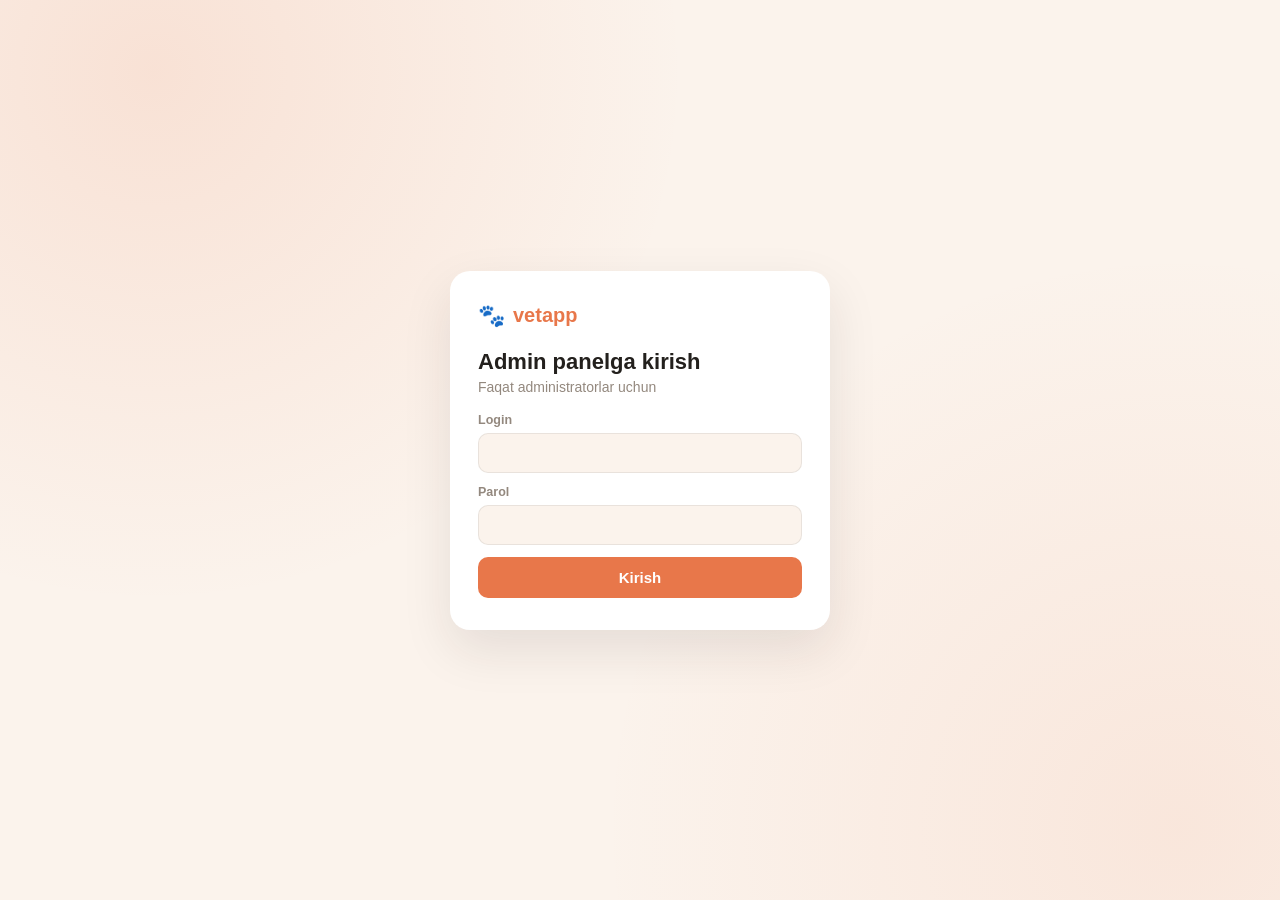
<file: frontend/admin/index.html>
<!DOCTYPE html>
<html lang="uz">
<head>
  <meta charset="UTF-8" />
  <meta name="viewport" content="width=device-width, initial-scale=1.0" />
  <title>Vet-App Admin</title>
  <link rel="stylesheet" href="style.css?v=20260929a" />
  <script src="https://api-maps.yandex.ru/2.1/?apikey=6f3fca54-4fcb-4f0c-8e44-e4f4d835fd88&lang=uz_UZ"></script>
  <script src="regions.js?v=20260929a"></script>
</head>
<body>

  <!-- ================= LOGIN ================= -->
  <div id="login-screen" class="login-screen" hidden>
    <form id="login-form" class="login-card" autocomplete="on">
      <div class="brand"><span class="brand-mark">🐾</span><span class="brand-name">vetapp</span></div>
      <h1>Admin panelga kirish</h1>
      <p class="muted">Faqat administratorlar uchun</p>
      <label>Login
        <input type="text" id="login-username" autocomplete="username" required autofocus />
      </label>
      <label>Parol
        <input type="password" id="login-password" autocomplete="current-password" required />
      </label>
      <p id="login-error" class="form-error" hidden></p>
      <button type="submit" class="btn-primary" id="login-btn">Kirish</button>
    </form>
  </div>

  <!-- ================= APP SHELL ================= -->
  <div id="shell" class="shell" hidden>
    <aside class="sidebar">
      <div class="brand"><span class="brand-mark">🐾</span><span class="brand-name">vetapp</span></div>
      <nav id="nav" class="nav"></nav>
      <button id="logout-btn" class="nav-item logout">
        <svg viewBox="0 0 24 24"><path d="M9 21H5a2 2 0 0 1-2-2V5a2 2 0 0 1 2-2h4"/><polyline points="16 17 21 12 16 7"/><line x1="21" y1="12" x2="9" y2="12"/></svg>
        <span>Chiqish</span>
      </button>
    </aside>

    <div class="main">
      <header class="topbar">
        <div class="search">
          <svg viewBox="0 0 24 24"><circle cx="11" cy="11" r="8"/><line x1="21" y1="21" x2="16.65" y2="16.65"/></svg>
          <input type="text" id="search-input" placeholder="Qidirish..." />
        </div>
        <div class="topbar-right">
          <button id="bell-btn" class="icon-btn" title="Ko'rib chiqilmagan shikoyatlar">
            <svg viewBox="0 0 24 24"><path d="M18 8A6 6 0 0 0 6 8c0 7-3 9-3 9h18s-3-2-3-9"/><path d="M13.73 21a2 2 0 0 1-3.46 0"/></svg>
            <span id="bell-count" class="dot" hidden>0</span>
          </button>
          <div class="me"><span id="me-avatar" class="avatar">A</span><span id="me-name">Admin</span></div>
        </div>
      </header>

      <main class="content">
        <div class="page-card">
          <div class="page-head">
            <div class="page-title-row"><h2 id="page-title">—</h2><div id="page-actions"></div></div>
            <div id="tabs" class="tabs"></div>
          </div>
          <div id="view"></div>
        </div>
      </main>
    </div>
  </div>

  <div id="modal" class="modal" hidden><div id="modal-card" class="modal-card"></div></div>
  <div id="toast" class="toast" hidden></div>
  <script src="app.js?v=20260929a"></script>
</body>
</html>
</file>
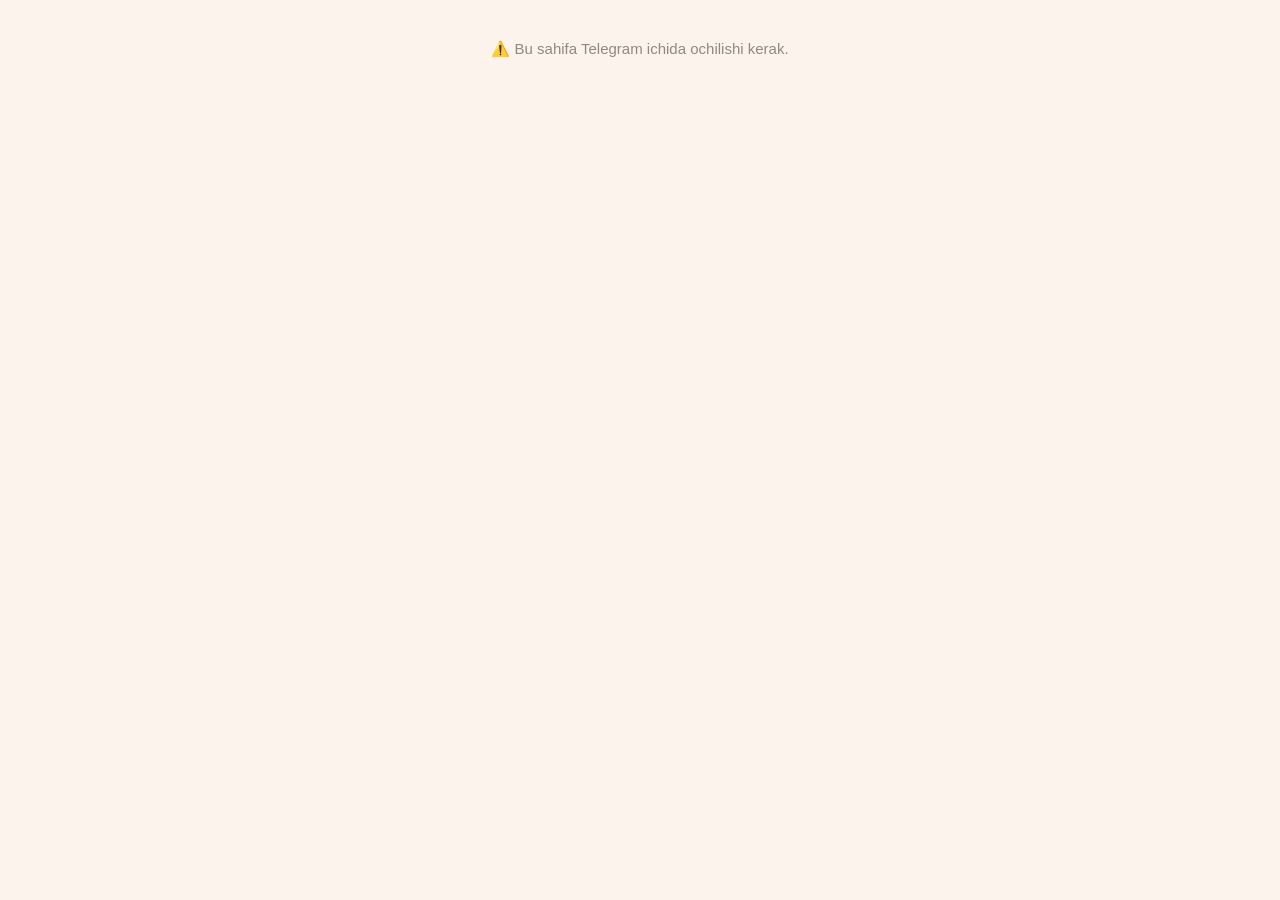
<file: frontend/client/index.html>
<!DOCTYPE html>
<html lang="uz">
<head>
  <meta charset="UTF-8" />
  <meta name="viewport" content="width=device-width, initial-scale=1.0, maximum-scale=1.0, user-scalable=no" />
  <title>Veterinar topish</title>
  <script src="https://telegram.org/js/telegram-web-app.js"></script>
  <script src="https://api-maps.yandex.ru/2.1/?apikey=6f3fca54-4fcb-4f0c-8e44-e4f4d835fd88&lang=uz_UZ"></script>
  <link rel="stylesheet" href="style.css?v=20260929a" />
  <script src="i18n.js?v=20260929a"></script>
  <script src="regions.js?v=20260929a"></script>
</head>
<body>
  <div id="status" class="status">Yuklanmoqda...</div>

  <div id="app" hidden>

    <!-- ================= HOME ================= -->
    <main id="screen-home" class="screen">
      <header class="topbar">
        <div>
          <div class="eyebrow" id="home-date">—</div>
          <h1 id="home-greeting">Salom 👋</h1>
        </div>
        <button id="bell" class="icon-btn" hidden>🔔<span id="bell-count" class="dot" hidden>0</span></button>
      </header>

      <div class="hero">
        <span class="tag">🐾 <span data-i18n="hero_tag">MENING YORDAMCHIM</span></span>
        <h2 data-i18n="hero_title">Sog'lom hayvon,<br />xotirjam kun.</h2>
        <p data-i18n="hero_sub">Ishonchli veterinarlarni toping va bir necha bosishda chaqiring.</p>
        <span class="emoji">🐕</span>
      </div>

      <div class="section"><h3 data-i18n="home_help_title">Kimga yordam kerak?</h3></div>
      <div id="home-specs" class="spec-row"></div>

      <div class="section"><h3 data-i18n="home_quick_title">Tezkor xizmatlar</h3></div>
      <div class="quick-grid">
        <div class="quick-card c1" data-goto="vets">
          <div class="qi">🩺</div>
          <div class="qt" data-i18n="qt_vet">Vet topish</div>
        </div>
        <div class="quick-card c2" data-goto="visits">
          <div class="qi">📋</div>
          <div class="qt" data-i18n="qt_visits">So'rovlarim</div>
        </div>
        <div class="quick-card c3" data-goto="profile">
          <div class="qi">🐾</div>
          <div class="qt" data-i18n="qt_pets">Hayvonlarim</div>
        </div>
        <div class="quick-card c4" data-goto="tender">
          <div class="qi">📢</div>
          <div class="qt" data-i18n="qt_tender">Ochiq so'rov</div>
        </div>
      </div>

      <div id="home-active-wrap" hidden>
        <div class="section"><h3 data-i18n="active_request_title">Faol so'rovingiz</h3></div>
        <div id="home-active" class="active-request"></div>
      </div>

      <div class="section">
        <h3 data-i18n="nearby_vets_title">Yaqin atrofdagi veterinarlar</h3>
        <span class="link" data-goto="vets" data-i18n="link_all">Barchasi</span>
      </div>
      <ul id="home-vets" class="vet-list"></ul>
    </main>

    <!-- ================= VETS ================= -->
    <main id="screen-vets" class="screen" hidden>
      <header class="topbar">
        <div>
          <div class="eyebrow" data-i18n="vets_eyebrow">Qidiruv</div>
          <h1 data-i18n="vets_title">Veterinar toping</h1>
        </div>
      </header>

      <div class="seg kind-seg" id="kind-seg">
        <button class="kind-btn active" data-kind="vets" data-i18n="kind_vets">👨‍⚕️ Vetlar</button>
        <button class="kind-btn" data-kind="clinics" data-i18n="kind_clinics">🏥 Klinikalar</button>
      </div>
      <div class="search-bar">
        <input type="text" id="search-q" placeholder="🔍 Ism yoki klinika..." data-i18n-ph="search_placeholder" />
      </div>
      <div id="spec-filter" class="chips"></div>
      <div class="toolbar">
        <select id="type-filter">
          <option value="" data-i18n="type_all">Barcha turlar</option>
          <option value="home" data-i18n="type_home">🏠 Uyga boradi</option>
          <option value="online" data-i18n="type_online">💬 Online</option>
        </select>
        <select id="sort">
          <option value="rating" data-i18n="sort_rating">⭐ Reyting</option>
          <option value="distance" data-i18n="sort_distance">📍 Masofa</option>
        </select>
      </div>

      <div class="seg" style="margin-top:10px">
        <button class="seg-btn active" data-view="list" data-i18n="seg_list">📋 Ro'yxat</button>
        <button class="seg-btn" data-view="map" data-i18n="seg_map">🗺️ Xarita</button>
      </div>

      <div id="vets-list-view">
        <div class="section"><h3 id="vets-count">Veterinarlar</h3></div>
        <ul id="vet-list" class="vet-list"></ul>
        <div id="empty" class="center" hidden>
          <p class="muted" style="margin:0 0 10px" data-i18n="empty_vets">Hech narsa topilmadi</p>
          <button class="btn-secondary" data-goto="tender" style="width:calc(100% - 32px)" data-i18n="empty_vets_cta">📢 Ochiq so'rov joylashtiring</button>
        </div>
        <button id="vets-load-more" class="btn-secondary" style="width:calc(100% - 32px);margin:0 16px 16px" hidden data-i18n="load_more">Yana yuklash</button>
      </div>

      <div id="vets-map-view" hidden>
        <div class="map-topbar">
          <div class="map-loc-pill" id="map-loc-pill">
            <span class="map-loc-icon">📍</span>
            <div class="map-loc-text">
              <div class="map-loc-main" id="map-loc-main">—</div>
              <div class="map-loc-sub" id="map-loc-sub"></div>
            </div>
          </div>
          <div class="map-topbar-actions">
            <button class="map-icon-btn" id="map-list-btn" title="Ro'yxat">📋</button>
            <button class="map-icon-btn" id="map-search-btn" title="Qidirish">🔍</button>
          </div>
        </div>
        <div id="vets-map" class="vets-map"></div>
        <p id="map-empty" class="muted center" hidden data-i18n="map_empty">Joylashuvi ko'rsatilgan veterinar topilmadi</p>
        <div id="map-bottom-card" class="map-bottom-card" hidden>
          <span class="map-bottom-icon">📍</span>
          <span class="map-bottom-text" id="map-bottom-text"></span>
          <button class="map-bottom-btn" id="map-bottom-view-btn" data-i18n="map_view_btn">Ko'rish →</button>
        </div>
      </div>
    </main>

    <!-- ================= VET DETAIL ================= -->
    <main id="screen-vet-detail" class="screen" hidden>
      <header class="topbar">
        <button id="back-btn" class="back-btn">‹</button>
        <div style="text-align:right">
          <div class="eyebrow" data-i18n="vd_eyebrow">Profil</div>
        </div>
      </header>
      <div id="detail-content"></div>
    </main>

    <!-- ================= TENDER (ochiq so'rov) ================= -->
    <main id="screen-tender" class="screen" hidden>
      <header class="topbar">
        <button id="tender-back-btn" class="back-btn">‹</button>
        <div style="text-align:right"><div class="eyebrow" data-i18n="tender_eyebrow">Ochiq so'rov</div></div>
      </header>

      <div class="section"><h3 data-i18n="tender_new_title">Yangi ochiq so'rov</h3></div>
      <div class="card">
        <div class="chips" id="tender-spec-filter" style="padding:0 0 10px"></div>
        <div class="type-opts" id="tender-type-opts">
          <div class="type-opt active" data-type="home" data-i18n="type_home_short">🏠 Uyga</div>
          <div class="type-opt" data-type="online" data-i18n="type_online">💬 Online</div>
          <div class="type-opt" data-type="contact" data-i18n="type_contact">📞 Kontakt</div>
        </div>
        <div class="chips" id="tender-pet-picker" style="padding:0 0 8px"></div>
        <select id="tender-city" style="width:100%;padding:10px 12px;border:1px solid var(--border);border-radius:var(--radius-sm);background:var(--bg);color:var(--text);font-size:14px;margin-bottom:8px">
          <option value="" data-i18n="select_region">— Viloyatni tanlang —</option>
        </select>
        <select id="tender-district" disabled style="width:100%;padding:10px 12px;border:1px solid var(--border);border-radius:var(--radius-sm);background:var(--bg);color:var(--text);font-size:14px;margin-bottom:8px">
          <option value="" data-i18n="select_district">— Avval viloyatni tanlang —</option>
        </select>
        <textarea id="tender-note" class="tender-note" rows="4" placeholder="Muammoni qisqacha yozing..." data-i18n-ph="tender_note_placeholder"></textarea>
        <input type="number" id="tender-budget" min="0" placeholder="Taxminiy byudjet (ixtiyoriy, so'm)" data-i18n-ph="tender_budget_placeholder" style="width:100%;padding:10px 12px;border:1px solid var(--border);border-radius:var(--radius-sm);background:var(--bg);color:var(--text);font-size:14px" />
      </div>
      <button class="btn-primary" id="tender-send-btn" data-i18n="tender_send">Ochiq so'rov joylash</button>

      <div class="section"><h3 data-i18n="tender_mine_title">Mening ochiq so'rovlarim</h3></div>
      <ul id="tender-list" class="vet-list" style="list-style:none;padding:0"></ul>
      <p id="tender-empty" class="muted center" hidden data-i18n="tender_empty">Hali ochiq so'rov yo'q</p>
    </main>

    <!-- ================= BILDIRISHNOMALAR ================= -->
    <main id="screen-notifications" class="screen" hidden>
      <header class="topbar">
        <button id="notif-back-btn" class="back-btn">‹</button>
        <div style="text-align:right"><div class="eyebrow" data-i18n="notif_title">Bildirishnomalar</div></div>
      </header>
      <ul id="notif-list" class="vet-list" style="list-style:none;padding:0"></ul>
      <p id="notif-empty" class="muted center" hidden data-i18n="notif_empty">Bildirishnoma yo'q</p>
    </main>

    <!-- ================= VISITS ================= -->
    <main id="screen-visits" class="screen" hidden>
      <header class="topbar">
        <div>
          <div class="eyebrow" data-i18n="visits_eyebrow">Mening rejam</div>
          <h1 data-i18n="visits_title">So'rovlarim</h1>
        </div>
      </header>
      <div class="seg">
        <button class="seg-btn active" data-seg="upcoming" data-i18n="seg_upcoming">Faol</button>
        <button class="seg-btn" data-seg="past" data-i18n="seg_past">Tugagan</button>
      </div>
      <ul id="visits-list" class="vet-list" style="list-style:none;padding:0"></ul>
      <p id="visits-empty" class="muted center" hidden data-i18n="visits_empty">Hozircha so'rov yo'q</p>
    </main>

    <!-- ================= PROFILE ================= -->
    <main id="screen-profile" class="screen" hidden>
      <header class="topbar">
        <div>
          <div class="eyebrow" data-i18n="profile_eyebrow">Hisob</div>
          <h1 data-i18n="profile_title">Profil</h1>
        </div>
        <button id="profile-edit-btn" class="icon-btn">✎</button>
      </header>

      <div class="profile-card">
        <div class="av-wrap">
          <div class="av" id="profile-avatar" style="cursor:pointer" title="Rasm qo'yish uchun bosing" data-i18n-title="photo_hint">?</div>
          <span class="av-cam" id="profile-avatar-cam">📷</span>
        </div>
        <input type="file" id="photo-input" accept="image/png,image/jpeg,image/webp" style="display:none" />
        <div class="pi">
          <div class="n" id="profile-name">—</div>
          <div class="r" id="profile-sub">—</div>
        </div>
      </div>

      <div id="profile-edit-wrap" class="card" hidden>
        <div class="edit-form">
          <div class="row2">
            <input type="text" id="edit-first" placeholder="Ism" data-i18n-ph="ph_first" />
            <input type="text" id="edit-last" placeholder="Familiya" data-i18n-ph="ph_last" />
          </div>
          <input type="tel" id="edit-phone" placeholder="+998901234567" />
          <button class="btn-primary" style="margin:4px 0 0" id="edit-save" data-i18n="save">Saqlash</button>
        </div>
      </div>

      <div class="stat-strip">
        <div class="s"><div class="v" id="stat-pets">0</div><div class="l" data-i18n="stat_pets">Hayvon</div></div>
        <div class="s"><div class="v" id="stat-active">0</div><div class="l" data-i18n="stat_active">Faol so'rov</div></div>
        <div class="s"><div class="v" id="stat-total">0</div><div class="l" data-i18n="stat_total">Jami so'rov</div></div>
      </div>

      <div class="section"><h3 data-i18n="location_title">Joylashuv</h3></div>
      <div class="card">
        <p class="muted" style="margin:0 0 10px;font-size:12.5px" data-i18n="client_location_hint">Yaqin atrofdagi veterinarlarni topish uchun kerak. Viloyat/tuman tanlansa, aniq joylashuv taxminan shu markazga qo'yiladi.</p>
        <label class="field"><span data-i18n="city_label">Viloyat</span>
          <select id="profile-city"><option value="" data-i18n="select_region">— Viloyatni tanlang —</option></select>
        </label>
        <label class="field"><span data-i18n="district_label">Tuman</span>
          <select id="profile-district" disabled><option value="" data-i18n="select_district">— Avval viloyatni tanlang —</option></select>
        </label>
        <button type="button" id="profile-geo-btn" class="btn-secondary" data-i18n="geo_btn">📍 Joriy joylashuvni olish (GPS)</button>
        <p id="profile-geo-info" class="muted" style="margin:8px 0 0;font-size:12.5px"></p>
      </div>

      <div class="section"><h3 data-i18n="my_pets_title">Mening hayvonlarim</h3></div>
      <div class="card">
        <div id="pets-list"></div>
        <p id="pets-empty" class="muted" style="margin:4px 0" hidden data-i18n="pets_empty">Hali hayvon qo'shilmagan</p>
        <div class="add-form">
          <input type="text" id="pet-name" placeholder="Ism (mas. Bars)" data-i18n-ph="ph_pet_name" />
          <input type="text" id="pet-species" placeholder="Turi (mas. It)" data-i18n-ph="ph_pet_species" />
          <button id="pet-add">+</button>
        </div>
      </div>

      <div class="section"><h3 data-i18n="settings_title">Sozlamalar</h3></div>
      <div class="settings-list">
        <div class="settings-row" id="lang-row">
          <div class="ic">🌐</div>
          <div class="tx"><div class="tt" data-i18n="language_title">Til</div><div class="ss" id="lang-current">O'zbekcha</div></div>
          <div class="chev">›</div>
        </div>
        <div class="settings-row" id="help-row">
          <div class="ic">💬</div>
          <div class="tx"><div class="tt" data-i18n="help_title">Yordam markazi</div><div class="ss" data-i18n="help_sub">Savol yoki muammo bo'lsa</div></div>
          <div class="chev">›</div>
        </div>
        <div class="settings-row" id="privacy-row">
          <div class="ic">🔒</div>
          <div class="tx"><div class="tt" data-i18n="privacy_title">Maxfiylik siyosati</div><div class="ss" data-i18n="privacy_sub">Qanday ma'lumot yig'amiz</div></div>
          <div class="chev">›</div>
        </div>
        <div class="settings-row" id="oferta-row">
          <div class="ic">📄</div>
          <div class="tx"><div class="tt" data-i18n="oferta_title">Ommaviy oferta</div><div class="ss" data-i18n="oferta_sub">Foydalanish shartlari</div></div>
          <div class="chev">›</div>
        </div>
      </div>
    </main>

    <div id="identity-modal" class="privacy-modal" hidden>
      <div class="privacy-panel">
        <div class="privacy-head">
          <h2 data-i18n="identity_onboard_title">Profilingizni to'ldiring</h2>
        </div>
        <p class="muted" style="margin:0 0 14px;font-size:13px" data-i18n="identity_onboard_sub">Veterinar siz bilan bog'lanishi uchun ism va telefon raqamingizni kiriting</p>
        <div class="edit-form">
          <div class="row2">
            <input type="text" id="onb-first" placeholder="Ism" data-i18n-ph="ph_first" />
            <input type="text" id="onb-last" placeholder="Familiya" data-i18n-ph="ph_last" />
          </div>
          <input type="tel" id="onb-phone" placeholder="+998901234567" />
          <button type="button" class="btn-primary" id="onb-save" style="margin-top:4px" data-i18n="save">Saqlash</button>
          <button type="button" class="btn-secondary" id="onb-skip" style="margin-top:6px" data-i18n="identity_onboard_skip">Keyinroq</button>
        </div>
      </div>
    </div>

    <div id="geo-modal" class="privacy-modal" hidden>
      <div class="privacy-panel geo-panel">
        <div class="geo-emoji">📍</div>
        <h2 data-i18n="geo_prompt_title">Joylashuvingizga ruxsat bering</h2>
        <p class="muted" data-i18n="geo_prompt_body">Yaqin atrofdagi veterinarlarni ko'rsatish va veterinar uyingizga kela olishi uchun kerak. Joylashuvingiz faqat siz so'rov yuborgan veterinarga ko'rinadi.</p>
        <p class="geo-note" data-i18n="geo_prompt_note">Keyingi oynada telefoningiz ruxsat so'raydi — "Ruxsat berish" (Allow) ni tanlang.</p>
        <button type="button" class="btn-primary" id="geo-allow" style="width:100%;margin:6px 0 0" data-i18n="geo_prompt_allow">Ruxsat berish</button>
        <button type="button" class="btn-secondary" id="geo-later" style="margin-top:8px" data-i18n="geo_prompt_later">Keyinroq</button>
      </div>
    </div>

    <div id="privacy-modal" class="privacy-modal" hidden>
      <div class="privacy-panel">
        <div class="privacy-head">
          <h2 data-i18n="privacy_title">Maxfiylik siyosati</h2>
          <button type="button" id="privacy-close" class="icon-btn">✕</button>
        </div>
        <div class="privacy-body" data-i18n="privacy_body"></div>
      </div>
    </div>

    <nav class="tabbar">
      <button class="tab-btn active" data-tab="home"><span class="ti">🏠</span><span data-i18n="nav_home">Bosh sahifa</span></button>
      <button class="tab-btn" data-tab="vets"><span class="ti">🩺</span><span data-i18n="nav_vets">Vetlar</span></button>
      <button class="tab-btn" data-tab="visits"><span class="ti">📅</span><span data-i18n="nav_visits">So'rovlar</span></button>
      <button class="tab-btn" data-tab="profile"><span class="ti">👤</span><span data-i18n="nav_profile">Profil</span></button>
    </nav>
  </div>

  <script src="app.js?v=20260929a"></script>
</body>
</html>
</file>
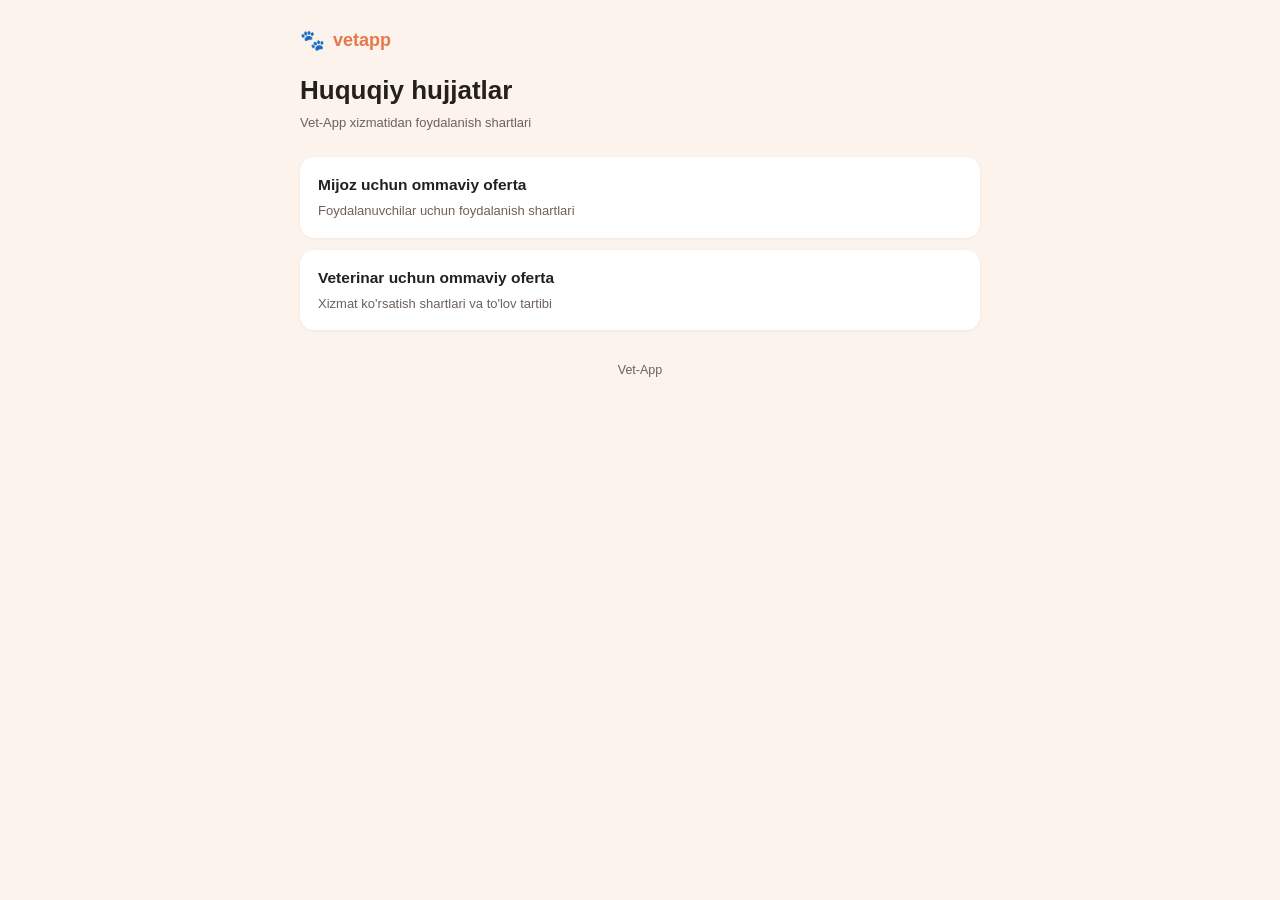
<file: frontend/legal/index.html>
<!DOCTYPE html>
<html lang="uz">
<head>
  <meta charset="UTF-8" />
  <meta name="viewport" content="width=device-width, initial-scale=1.0" />
  <title>Vet-App — Hujjatlar</title>
  <link rel="stylesheet" href="style.css" />
</head>
<body>
  <div class="wrap">
    <div class="brand"><span class="brand-mark">🐾</span><span>vetapp</span></div>
    <h1>Huquqiy hujjatlar</h1>
    <p class="meta">Vet-App xizmatidan foydalanish shartlari</p>
    <ul class="index-list">
      <li><a href="oferta-mijoz.html">Mijoz uchun ommaviy oferta<span>Foydalanuvchilar uchun foydalanish shartlari</span></a></li>
      <li><a href="oferta-vet.html">Veterinar uchun ommaviy oferta<span>Xizmat ko'rsatish shartlari va to'lov tartibi</span></a></li>
    </ul>
    <footer>Vet-App</footer>
  </div>
</body>
</html>
</file>
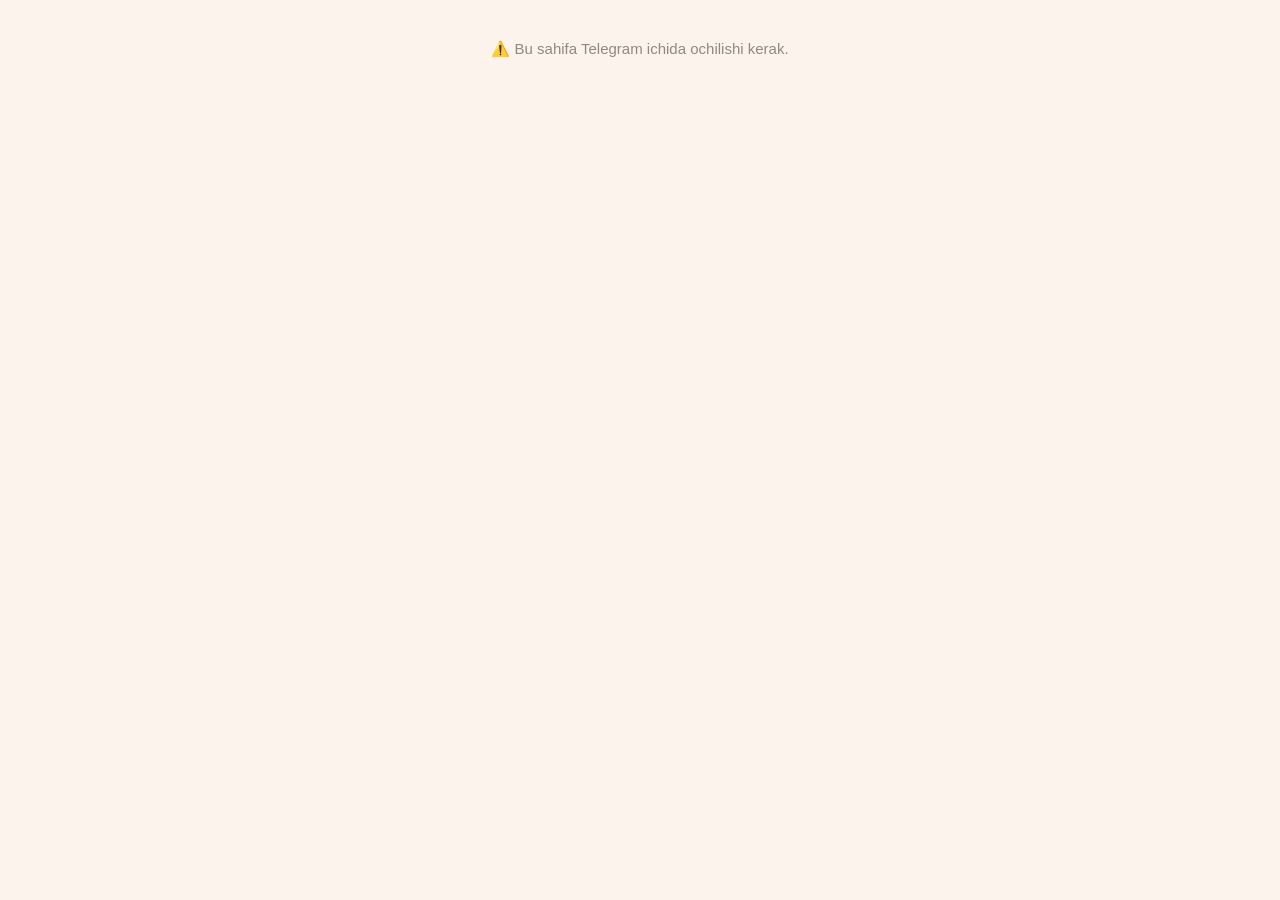
<file: frontend/vet/index.html>
<!DOCTYPE html>
<html lang="uz">
<head>
  <meta charset="UTF-8" />
  <meta name="viewport" content="width=device-width, initial-scale=1.0, maximum-scale=1.0, user-scalable=no" />
  <title>Vet kabineti</title>
  <script src="https://telegram.org/js/telegram-web-app.js"></script>
  <script src="https://api-maps.yandex.ru/2.1/?apikey=6f3fca54-4fcb-4f0c-8e44-e4f4d835fd88&lang=uz_UZ"></script>
  <link rel="stylesheet" href="style.css?v=20260929a" />
  <script src="i18n.js?v=20260929a"></script>
  <script src="regions.js?v=20260929a"></script>
</head>
<body>
  <div id="status" class="status">Yuklanmoqda...</div>

  <div id="app" hidden>

    <!-- ================= HOME ================= -->
    <main id="screen-home" class="screen">
      <header class="topbar">
        <div>
          <div class="eyebrow" id="home-date">—</div>
          <h1 id="home-greeting">Salom 👋</h1>
        </div>
        <button id="bell" class="icon-btn" hidden>🔔<span id="bell-count" class="dot" hidden>0</span></button>
      </header>

      <div class="hero">
        <span class="tag">👨‍⚕️ <span data-i18n="hero_tag">VET KABINETI</span></span>
        <h2 data-i18n="hero_title">Sizning mehringiz,<br />ularning tinchligi.</h2>
        <p data-i18n="hero_sub">Chaqiruvlarni boshqaring, tenderlarga taklif bering va mijozlarga ochiq bo'ling.</p>
        <span class="emoji">🩺</span>
      </div>

      <div class="onboard-card" id="onboard-card" hidden>
        <div class="oc-title" data-i18n="onboard_title">👋 Profilni to'ldiring</div>
        <div class="oc-sub" data-i18n="onboard_sub">Mijozlar sizni topishi uchun quyidagilarni yakunlang:</div>
        <ul class="oc-list" id="onboard-list"></ul>
        <button type="button" class="btn-secondary" data-goto="profile" style="width:100%;margin-top:6px" data-i18n="onboard_goto">Profilga o'tish</button>
      </div>

      <div class="avail-card">
        <div>
          <div class="at" data-i18n="avail_title">Ish qabul qilaman</div>
          <div class="as" id="avail-sub">Mijozlarga ko'rinasiz</div>
        </div>
        <label class="toggle">
          <input type="checkbox" id="home-available" />
          <span class="slider"></span>
        </label>
      </div>

      <div class="stat-strip" style="margin-top:10px">
        <div class="s"><div class="v" id="stat-pending">0</div><div class="l" data-i18n="stat_pending">Yangi chaqiruv</div></div>
        <div class="s"><div class="v" id="stat-tender">0</div><div class="l" data-i18n="stat_tender">Ochiq tender</div></div>
        <div class="s"><div class="v" id="stat-rating">—</div><div class="l" data-i18n="stat_rating">Reyting</div></div>
      </div>

      <div class="section"><h3 data-i18n="quick_title">Tezkor bo'limlar</h3></div>
      <div class="quick-grid">
        <div class="quick-card c1" data-goto="calls">
          <div class="qi">📥</div>
          <div class="qt" data-i18n="qt_calls">Chaqiruvlar</div>
        </div>
        <div class="quick-card c2" data-goto="tender">
          <div class="qi">📢</div>
          <div class="qt" data-i18n="qt_tender">Tender</div>
        </div>
        <div class="quick-card c3" data-goto="profile">
          <div class="qi">✎</div>
          <div class="qt" data-i18n="qt_edit_profile">Profilni tahrirlash</div>
        </div>
      </div>

      <div class="section">
        <h3 data-i18n="recent_calls_title">So'nggi chaqiruvlar</h3>
        <span class="link" data-goto="calls" data-i18n="link_all">Barchasi</span>
      </div>
      <ul id="home-calls" class="item-list"></ul>
      <p id="home-calls-empty" class="muted center" hidden data-i18n="calls_empty">Hozircha chaqiruv yo'q</p>
    </main>

    <!-- ================= CALLS ================= -->
    <main id="screen-calls" class="screen" hidden>
      <header class="topbar">
        <div>
          <div class="eyebrow" data-i18n="calls_eyebrow">To'g'ridan chaqiruv</div>
          <h1 data-i18n="calls_title">Chaqiruvlar</h1>
        </div>
      </header>
      <input type="text" id="calls-search" class="px" placeholder="🔍 Hayvon, izoh yoki manzil bo'yicha qidirish..." data-i18n-ph="calls_search_ph" style="margin:0 16px 10px;width:calc(100% - 32px);padding:10px 12px;border:1px solid var(--border);border-radius:var(--radius-sm);background:var(--card)" />
      <div class="chips px" id="calls-status-filter" style="padding:0 16px 10px">
        <div class="chip active" data-status="all" data-i18n="filter_all">Barchasi</div>
        <div class="chip" data-status="pending" data-i18n="st_pending">Kutilmoqda</div>
        <div class="chip" data-status="accepted" data-i18n="st_accepted">Qabul qilindi</div>
        <div class="chip" data-status="on_way" data-i18n="st_on_way">Yo'lda</div>
        <div class="chip" data-status="completed" data-i18n="st_completed">Yakunlandi</div>
      </div>
      <ul id="calls-list" class="item-list"></ul>
      <p id="calls-empty" class="muted center" hidden data-i18n="calls_empty">Hozircha chaqiruv yo'q</p>
    </main>

    <!-- ================= TENDER ================= -->
    <main id="screen-tender" class="screen" hidden>
      <header class="topbar">
        <div>
          <div class="eyebrow" data-i18n="tender_eyebrow">Ochiq so'rovlar</div>
          <h1 data-i18n="tender_title">Tender lentasi</h1>
        </div>
      </header>
      <div id="won-section" hidden>
        <div class="section"><h3 data-i18n="won_title">G'olib bo'lgan takliflarim</h3></div>
        <ul id="won-list" class="item-list"></ul>
      </div>
      <div class="section"><h3 data-i18n="new_requests_title">Yangi so'rovlar</h3></div>
      <ul id="tender-list" class="item-list"></ul>
      <p id="tender-empty" class="muted center" hidden data-i18n="tender_empty">Mutaxassisligingizga mos so'rov yo'q</p>
    </main>

    <!-- ================= BILDIRISHNOMALAR ================= -->
    <main id="screen-notifications" class="screen" hidden>
      <header class="topbar">
        <button id="notif-back-btn" class="back-btn">‹</button>
        <div style="text-align:right"><div class="eyebrow" data-i18n="notif_title">Bildirishnomalar</div></div>
      </header>
      <ul id="notif-list" class="item-list"></ul>
      <p id="notif-empty" class="muted center" hidden data-i18n="notif_empty">Bildirishnoma yo'q</p>
    </main>

    <!-- ================= PROFILE ================= -->
    <main id="screen-profile" class="screen" hidden>
      <header class="topbar">
        <div>
          <div class="eyebrow" data-i18n="profile_eyebrow">Hisob</div>
          <h1 data-i18n="profile_title">Profil</h1>
        </div>
        <button id="profile-edit-btn" class="icon-btn">✎</button>
      </header>

      <div class="profile-card">
        <div class="av-wrap">
          <div class="av" id="profile-avatar" style="cursor:pointer" title="Rasm qo'yish uchun bosing" data-i18n-title="photo_hint">?</div>
          <span class="av-cam" id="profile-avatar-cam">📷</span>
        </div>
        <input type="file" id="photo-input" accept="image/png,image/jpeg,image/webp" style="display:none" />
        <div class="pi">
          <div class="n" id="profile-name">—</div>
          <div class="r" id="profile-sub">—</div>
        </div>
        <span id="verified-badge"></span>
      </div>

      <div id="profile-edit-wrap" class="card" hidden>
        <div class="edit-form">
          <div class="row2">
            <input type="text" id="edit-first" placeholder="Ism" data-i18n-ph="ph_first" />
            <input type="text" id="edit-last" placeholder="Familiya" data-i18n-ph="ph_last" />
          </div>
          <input type="tel" id="edit-phone" placeholder="+998901234567" />
          <button class="btn-primary" style="margin:4px 0 0" id="edit-save" data-i18n="save">Saqlash</button>
        </div>
      </div>

      <div class="card">
        <div class="toggle-row">
          <span data-i18n="avail_toggle_label">Ish qabul qilaman (bo'sh)</span>
          <label class="toggle">
            <input type="checkbox" id="is_available" />
            <span class="slider"></span>
          </label>
        </div>
      </div>

      <div class="section"><h3 data-i18n="license_title">Diplom / litsenziya</h3></div>
      <div class="card">
        <p class="muted" style="margin:0 0 10px;font-size:12.5px" data-i18n="license_hint">Admin tasdiqlashi uchun diplom yoki litsenziya nusxasini yuklang.</p>
        <p id="license-status" class="muted" style="margin:0 0 10px;font-size:13px"></p>
        <input type="file" id="license-input" accept="image/png,image/jpeg,application/pdf" style="display:none" />
        <button type="button" class="btn-secondary" id="license-upload-btn" style="width:100%" data-i18n="license_upload_btn">Fayl yuklash</button>
      </div>

      <div class="section"><h3 data-i18n="main_info_title">Asosiy ma'lumotlar</h3></div>
      <div class="card">
        <label class="field"><span data-i18n="bio_label">Bio (o'zingiz haqingizda)</span>
          <textarea id="bio" rows="3" placeholder="Tajriba, yo'nalish..." data-i18n-ph="bio_ph"></textarea>
        </label>
        <label class="field"><span data-i18n="clinic_label">Klinika nomi</span>
          <input type="text" id="clinic_name" placeholder="Masalan: VetClinic" data-i18n-ph="clinic_ph" />
        </label>
        <label class="field"><span data-i18n="experience_label">Tajriba (yil)</span>
          <input type="number" id="experience_years" min="0" max="60" />
        </label>
      </div>

      <div class="section"><h3 data-i18n="specializations_title">Mutaxassisliklar</h3></div>
      <div class="card">
        <div id="specializations" class="chips"></div>
      </div>

      <div class="section"><h3 data-i18n="accepts_title">Qabul qiladigan chaqiruvlar</h3></div>
      <div class="card">
        <div class="toggle-row">
          <span data-i18n="accepts_home">🏠 Uyga boraman</span>
          <label class="toggle"><input type="checkbox" id="accepts_home_visit" /><span class="slider"></span></label>
        </div>
        <div class="toggle-row">
          <span data-i18n="accepts_online">💬 Online konsultatsiya</span>
          <label class="toggle"><input type="checkbox" id="accepts_online" /><span class="slider"></span></label>
        </div>
      </div>

      <div class="section"><h3 data-i18n="location_title">Joylashuv</h3></div>
      <div class="card">
        <label class="field"><span data-i18n="city_label">Viloyat</span>
          <select id="city"><option value="" data-i18n="select_region">— Viloyatni tanlang —</option></select>
        </label>
        <label class="field"><span data-i18n="district_label">Tuman</span>
          <select id="district" disabled><option value="" data-i18n="select_district">— Avval viloyatni tanlang —</option></select>
        </label>
        <label class="field"><span data-i18n="address_label">Manzil</span> <input type="text" id="address" placeholder="Ko'cha, uy" data-i18n-ph="address_ph" /></label>
        <button type="button" id="geocode-btn" class="btn-secondary" data-i18n="geocode_btn">🔍 Manzil bo'yicha qidirish</button>
        <p class="muted" style="margin:10px 0 6px" data-i18n="map_hint">Yoki xaritada joylashuvni bosib/tortib belgilang</p>
        <div id="location-map" class="location-map"></div>
        <button type="button" id="geo-btn" class="btn-secondary" data-i18n="geo_btn">📍 Joriy joylashuvni olish (GPS)</button>
        <p id="geo-info" class="muted" style="margin:8px 0 0"></p>
      </div>

      <div class="section"><h3 data-i18n="services_title">Xizmatlar</h3></div>
      <div class="card">
        <div id="services"></div>
        <div class="svc-add">
          <input type="text" id="svc-title" placeholder="Xizmat nomi" data-i18n-ph="service_name_ph" />
          <input type="number" id="svc-price" placeholder="Narx" data-i18n-ph="price_ph" />
          <button type="button" id="svc-add">+</button>
        </div>
      </div>

      <div class="section"><h3 data-i18n="settings_title">Sozlamalar</h3></div>
      <div class="settings-list">
        <div class="settings-row" id="lang-row">
          <div class="ic">🌐</div>
          <div class="tx"><div class="tt" data-i18n="language_title">Til</div><div class="ss" id="lang-current">O'zbekcha</div></div>
          <div class="chev">›</div>
        </div>
        <div class="settings-row" id="help-row">
          <div class="ic">💬</div>
          <div class="tx"><div class="tt" data-i18n="help_title">Yordam markazi</div><div class="ss" data-i18n="help_sub">Savol yoki muammo bo'lsa</div></div>
          <div class="chev">›</div>
        </div>
        <div class="settings-row" id="privacy-row">
          <div class="ic">🔒</div>
          <div class="tx"><div class="tt" data-i18n="privacy_title">Maxfiylik siyosati</div><div class="ss" data-i18n="privacy_sub">Qanday ma'lumot yig'amiz</div></div>
          <div class="chev">›</div>
        </div>
        <div class="settings-row" id="oferta-row">
          <div class="ic">📄</div>
          <div class="tx"><div class="tt" data-i18n="oferta_title">Ommaviy oferta</div><div class="ss" data-i18n="oferta_sub">Xizmat ko'rsatish shartlari</div></div>
          <div class="chev">›</div>
        </div>
      </div>

      <button type="button" id="save-btn" class="btn-primary" data-i18n="save_all">💾 Saqlash</button>
    </main>

    <div id="identity-modal" class="privacy-modal" hidden>
      <div class="privacy-panel">
        <div class="privacy-head">
          <h2 data-i18n="identity_onboard_title">Tanishaylik</h2>
        </div>
        <p class="muted" style="margin:0 0 14px;font-size:13px" id="onb-sub" data-i18n="identity_onboard_sub">Mijozlar sizni topishi va bog'lanishi uchun ism, telefon va viloyatingizni kiriting</p>
        <div class="edit-form">
          <div class="row2">
            <input type="text" id="onb-first" placeholder="Ism" data-i18n-ph="ph_first" />
            <input type="text" id="onb-last" placeholder="Familiya" data-i18n-ph="ph_last" />
          </div>
          <input type="tel" id="onb-phone" placeholder="+998901234567" />
          <select id="onb-city" class="onb-select"><option value="" data-i18n="select_region">— Viloyatni tanlang —</option></select>
          <select id="onb-district" class="onb-select" disabled><option value="" data-i18n="select_district">— Avval viloyatni tanlang —</option></select>
          <button type="button" class="btn-secondary" id="onb-geo-btn" style="margin-top:0" data-i18n="onb_geo_btn">📍 Joriy joylashuvimni olish (GPS)</button>
          <p id="onb-geo-info" class="muted" style="margin:0;font-size:12px"></p>
          <button type="button" class="btn-primary" id="onb-save" style="margin-top:4px" data-i18n="save">Saqlash</button>
          <button type="button" class="btn-secondary" id="onb-skip" style="margin-top:6px" data-i18n="identity_onboard_skip">Keyinroq</button>
        </div>
      </div>
    </div>

    <div id="privacy-modal" class="privacy-modal" hidden>
      <div class="privacy-panel">
        <div class="privacy-head">
          <h2 data-i18n="privacy_title">Maxfiylik siyosati</h2>
          <button type="button" id="privacy-close" class="icon-btn">✕</button>
        </div>
        <div class="privacy-body" data-i18n="privacy_body"></div>
      </div>
    </div>

    <nav class="tabbar">
      <button class="tab-btn active" data-tab="home"><span class="ti">🏠</span><span data-i18n="nav_home">Bosh sahifa</span></button>
      <button class="tab-btn" data-tab="calls"><span class="ti">📥</span><span data-i18n="nav_calls">Chaqiruvlar</span><span class="tdot" id="calls-dot" hidden>0</span></button>
      <button class="tab-btn" data-tab="tender"><span class="ti">📢</span><span data-i18n="nav_tender">Tender</span><span class="tdot" id="tender-dot" hidden>0</span></button>
      <button class="tab-btn" data-tab="profile"><span class="ti">👨‍⚕️</span><span data-i18n="nav_profile">Profil</span></button>
    </nav>
  </div>

  <script src="app.js?v=20260929a"></script>
</body>
</html>
</file>
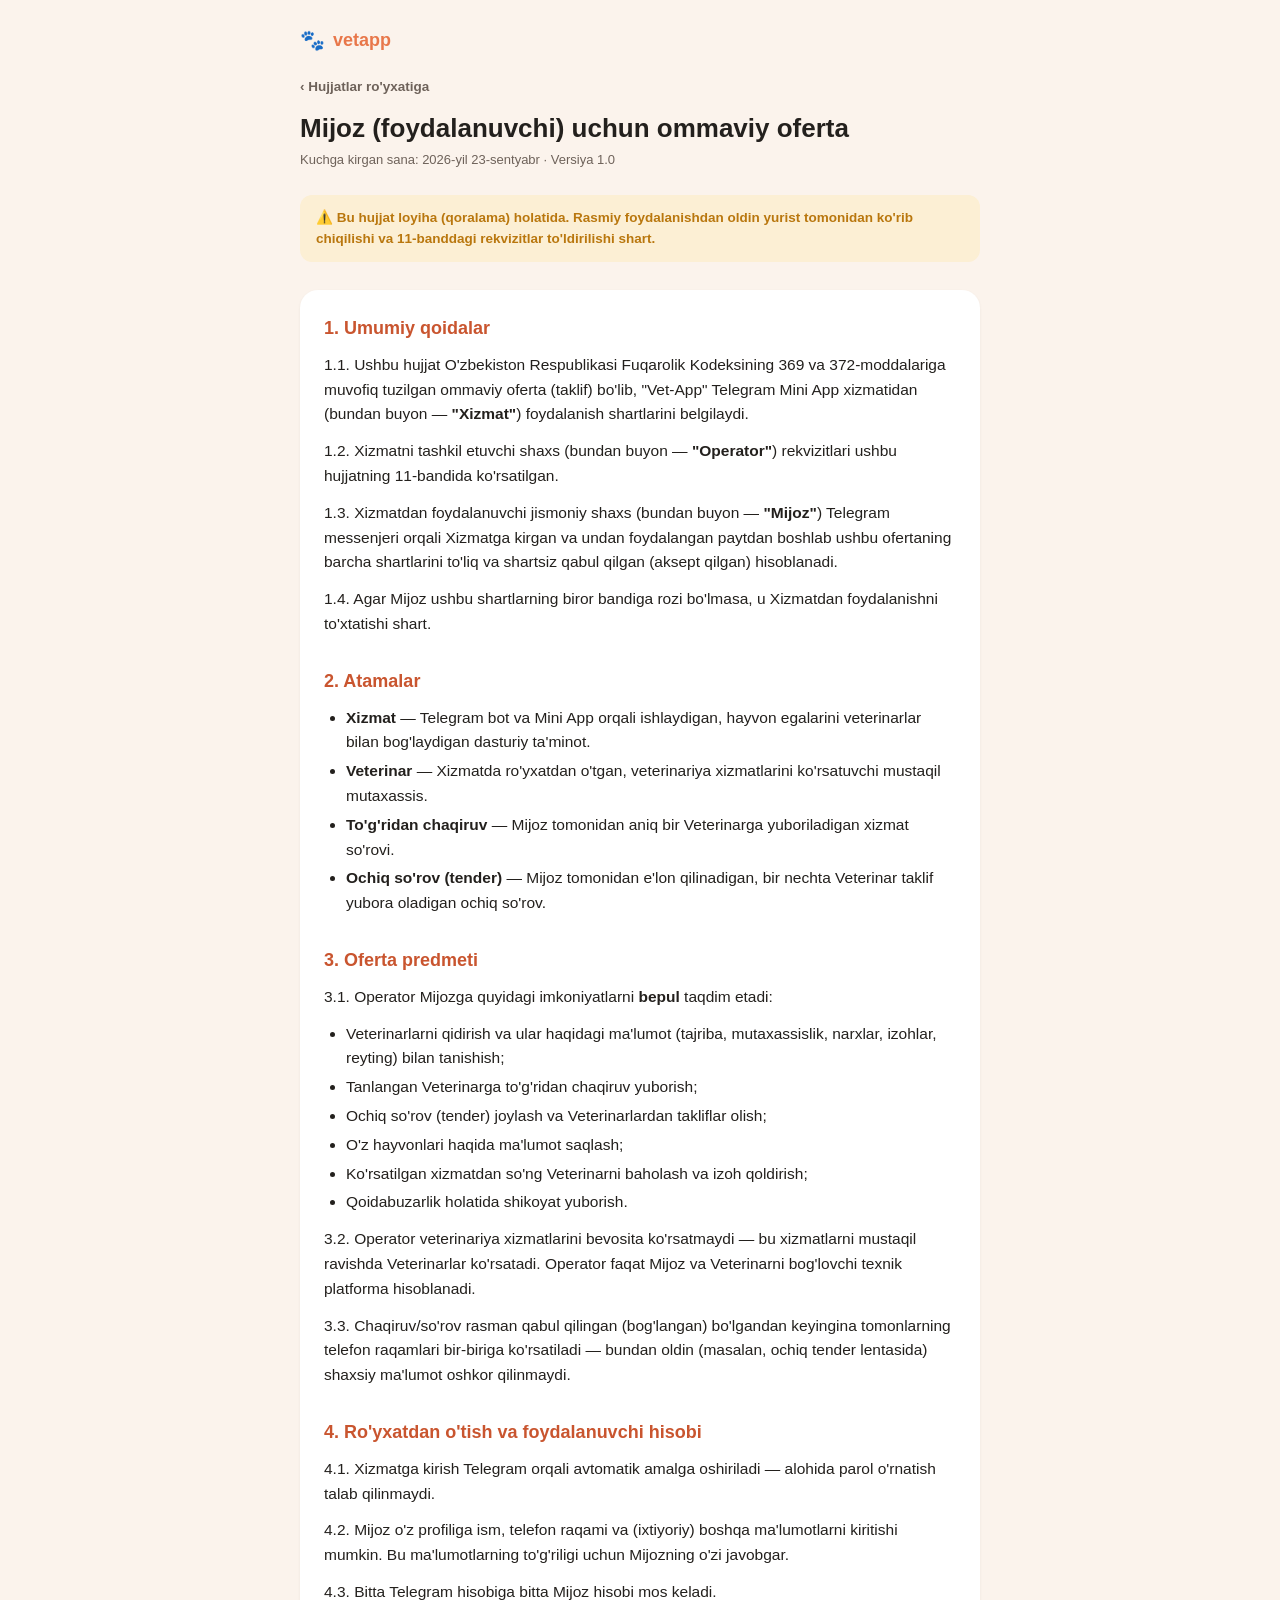
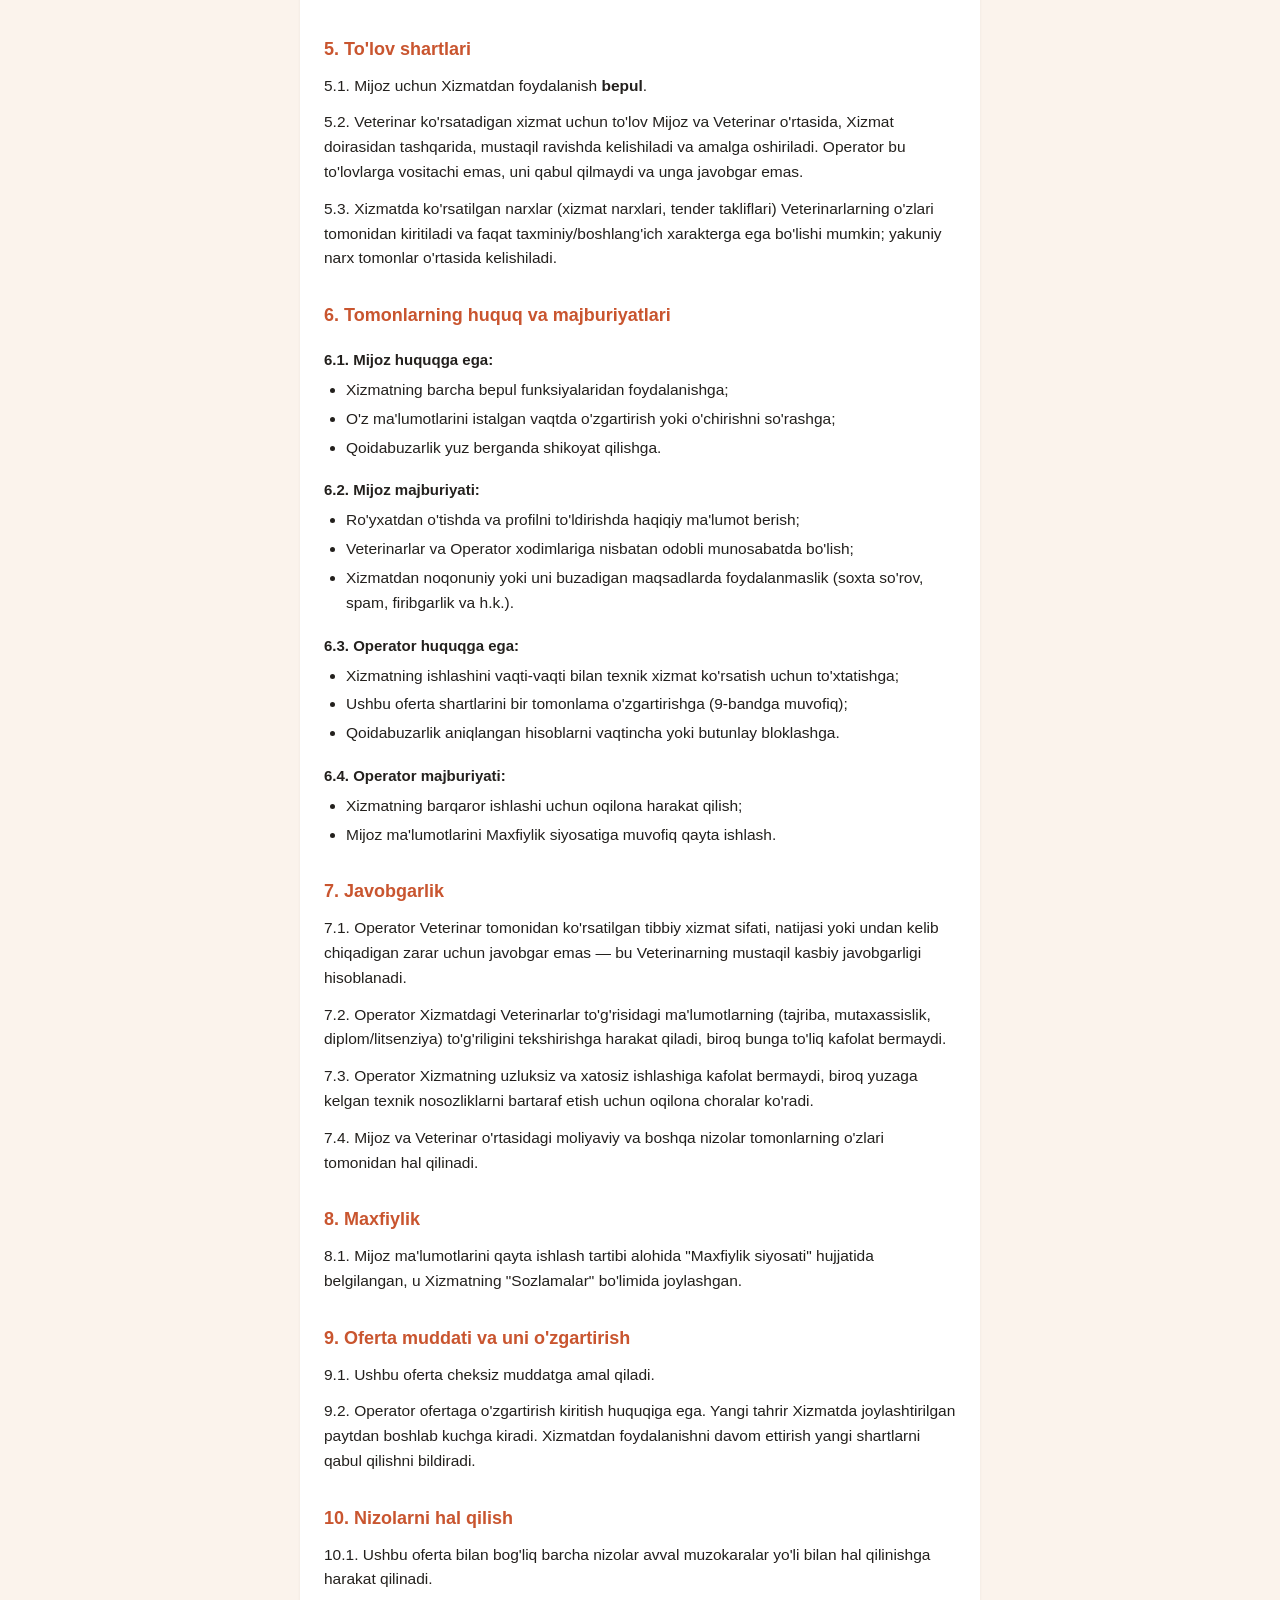
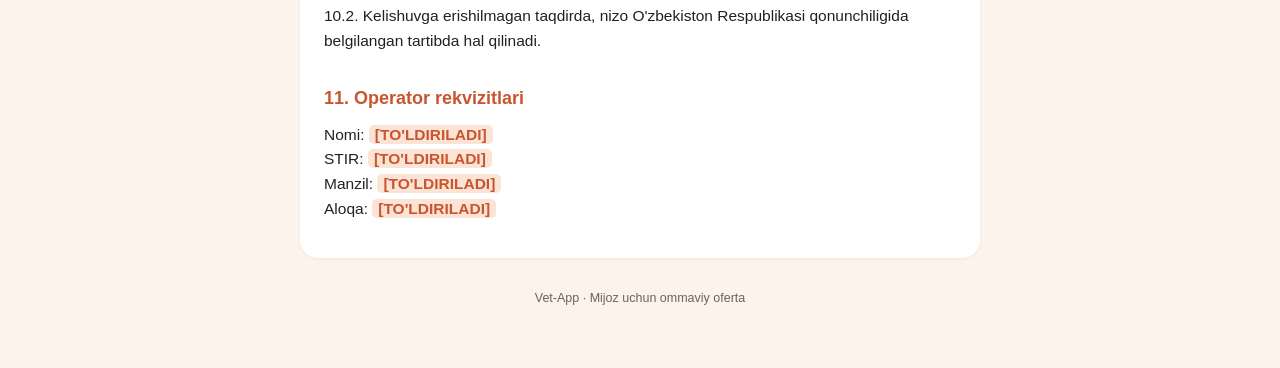
<file: frontend/legal/oferta-mijoz.html>
<!DOCTYPE html>
<html lang="uz">
<head>
  <meta charset="UTF-8" />
  <meta name="viewport" content="width=device-width, initial-scale=1.0" />
  <title>Mijoz uchun ommaviy oferta — Vet-App</title>
  <link rel="stylesheet" href="style.css" />
</head>
<body>
  <div class="wrap">
    <div class="brand"><span class="brand-mark">🐾</span><span>vetapp</span></div>
    <a class="back" href="index.html">‹ Hujjatlar ro'yxatiga</a>
    <h1>Mijoz (foydalanuvchi) uchun ommaviy oferta</h1>
    <p class="meta">Kuchga kirgan sana: 2026-yil 23-sentyabr · Versiya 1.0</p>
    <div class="notice">⚠️ Bu hujjat loyiha (qoralama) holatida. Rasmiy foydalanishdan oldin yurist tomonidan ko'rib chiqilishi va 11-banddagi rekvizitlar to'ldirilishi shart.</div>

    <div class="card">
      <h2>1. Umumiy qoidalar</h2>
      <p>1.1. Ushbu hujjat O'zbekiston Respublikasi Fuqarolik Kodeksining 369 va 372-moddalariga muvofiq tuzilgan ommaviy oferta (taklif) bo'lib, "Vet-App" Telegram Mini App xizmatidan (bundan buyon — <strong>"Xizmat"</strong>) foydalanish shartlarini belgilaydi.</p>
      <p>1.2. Xizmatni tashkil etuvchi shaxs (bundan buyon — <strong>"Operator"</strong>) rekvizitlari ushbu hujjatning 11-bandida ko'rsatilgan.</p>
      <p>1.3. Xizmatdan foydalanuvchi jismoniy shaxs (bundan buyon — <strong>"Mijoz"</strong>) Telegram messenjeri orqali Xizmatga kirgan va undan foydalangan paytdan boshlab ushbu ofertaning barcha shartlarini to'liq va shartsiz qabul qilgan (aksept qilgan) hisoblanadi.</p>
      <p>1.4. Agar Mijoz ushbu shartlarning biror bandiga rozi bo'lmasa, u Xizmatdan foydalanishni to'xtatishi shart.</p>

      <h2>2. Atamalar</h2>
      <ul>
        <li><strong>Xizmat</strong> — Telegram bot va Mini App orqali ishlaydigan, hayvon egalarini veterinarlar bilan bog'laydigan dasturiy ta'minot.</li>
        <li><strong>Veterinar</strong> — Xizmatda ro'yxatdan o'tgan, veterinariya xizmatlarini ko'rsatuvchi mustaqil mutaxassis.</li>
        <li><strong>To'g'ridan chaqiruv</strong> — Mijoz tomonidan aniq bir Veterinarga yuboriladigan xizmat so'rovi.</li>
        <li><strong>Ochiq so'rov (tender)</strong> — Mijoz tomonidan e'lon qilinadigan, bir nechta Veterinar taklif yubora oladigan ochiq so'rov.</li>
      </ul>

      <h2>3. Oferta predmeti</h2>
      <p>3.1. Operator Mijozga quyidagi imkoniyatlarni <strong>bepul</strong> taqdim etadi:</p>
      <ul>
        <li>Veterinarlarni qidirish va ular haqidagi ma'lumot (tajriba, mutaxassislik, narxlar, izohlar, reyting) bilan tanishish;</li>
        <li>Tanlangan Veterinarga to'g'ridan chaqiruv yuborish;</li>
        <li>Ochiq so'rov (tender) joylash va Veterinarlardan takliflar olish;</li>
        <li>O'z hayvonlari haqida ma'lumot saqlash;</li>
        <li>Ko'rsatilgan xizmatdan so'ng Veterinarni baholash va izoh qoldirish;</li>
        <li>Qoidabuzarlik holatida shikoyat yuborish.</li>
      </ul>
      <p>3.2. Operator veterinariya xizmatlarini bevosita ko'rsatmaydi — bu xizmatlarni mustaqil ravishda Veterinarlar ko'rsatadi. Operator faqat Mijoz va Veterinarni bog'lovchi texnik platforma hisoblanadi.</p>
      <p>3.3. Chaqiruv/so'rov rasman qabul qilingan (bog'langan) bo'lgandan keyingina tomonlarning telefon raqamlari bir-biriga ko'rsatiladi — bundan oldin (masalan, ochiq tender lentasida) shaxsiy ma'lumot oshkor qilinmaydi.</p>

      <h2>4. Ro'yxatdan o'tish va foydalanuvchi hisobi</h2>
      <p>4.1. Xizmatga kirish Telegram orqali avtomatik amalga oshiriladi — alohida parol o'rnatish talab qilinmaydi.</p>
      <p>4.2. Mijoz o'z profiliga ism, telefon raqami va (ixtiyoriy) boshqa ma'lumotlarni kiritishi mumkin. Bu ma'lumotlarning to'g'riligi uchun Mijozning o'zi javobgar.</p>
      <p>4.3. Bitta Telegram hisobiga bitta Mijoz hisobi mos keladi.</p>

      <h2>5. To'lov shartlari</h2>
      <p>5.1. Mijoz uchun Xizmatdan foydalanish <strong>bepul</strong>.</p>
      <p>5.2. Veterinar ko'rsatadigan xizmat uchun to'lov Mijoz va Veterinar o'rtasida, Xizmat doirasidan tashqarida, mustaqil ravishda kelishiladi va amalga oshiriladi. Operator bu to'lovlarga vositachi emas, uni qabul qilmaydi va unga javobgar emas.</p>
      <p>5.3. Xizmatda ko'rsatilgan narxlar (xizmat narxlari, tender takliflari) Veterinarlarning o'zlari tomonidan kiritiladi va faqat taxminiy/boshlang'ich xarakterga ega bo'lishi mumkin; yakuniy narx tomonlar o'rtasida kelishiladi.</p>

      <h2>6. Tomonlarning huquq va majburiyatlari</h2>
      <h3>6.1. Mijoz huquqga ega:</h3>
      <ul>
        <li>Xizmatning barcha bepul funksiyalaridan foydalanishga;</li>
        <li>O'z ma'lumotlarini istalgan vaqtda o'zgartirish yoki o'chirishni so'rashga;</li>
        <li>Qoidabuzarlik yuz berganda shikoyat qilishga.</li>
      </ul>
      <h3>6.2. Mijoz majburiyati:</h3>
      <ul>
        <li>Ro'yxatdan o'tishda va profilni to'ldirishda haqiqiy ma'lumot berish;</li>
        <li>Veterinarlar va Operator xodimlariga nisbatan odobli munosabatda bo'lish;</li>
        <li>Xizmatdan noqonuniy yoki uni buzadigan maqsadlarda foydalanmaslik (soxta so'rov, spam, firibgarlik va h.k.).</li>
      </ul>
      <h3>6.3. Operator huquqga ega:</h3>
      <ul>
        <li>Xizmatning ishlashini vaqti-vaqti bilan texnik xizmat ko'rsatish uchun to'xtatishga;</li>
        <li>Ushbu oferta shartlarini bir tomonlama o'zgartirishga (9-bandga muvofiq);</li>
        <li>Qoidabuzarlik aniqlangan hisoblarni vaqtincha yoki butunlay bloklashga.</li>
      </ul>
      <h3>6.4. Operator majburiyati:</h3>
      <ul>
        <li>Xizmatning barqaror ishlashi uchun oqilona harakat qilish;</li>
        <li>Mijoz ma'lumotlarini Maxfiylik siyosatiga muvofiq qayta ishlash.</li>
      </ul>

      <h2>7. Javobgarlik</h2>
      <p>7.1. Operator Veterinar tomonidan ko'rsatilgan tibbiy xizmat sifati, natijasi yoki undan kelib chiqadigan zarar uchun javobgar emas — bu Veterinarning mustaqil kasbiy javobgarligi hisoblanadi.</p>
      <p>7.2. Operator Xizmatdagi Veterinarlar to'g'risidagi ma'lumotlarning (tajriba, mutaxassislik, diplom/litsenziya) to'g'riligini tekshirishga harakat qiladi, biroq bunga to'liq kafolat bermaydi.</p>
      <p>7.3. Operator Xizmatning uzluksiz va xatosiz ishlashiga kafolat bermaydi, biroq yuzaga kelgan texnik nosozliklarni bartaraf etish uchun oqilona choralar ko'radi.</p>
      <p>7.4. Mijoz va Veterinar o'rtasidagi moliyaviy va boshqa nizolar tomonlarning o'zlari tomonidan hal qilinadi.</p>

      <h2>8. Maxfiylik</h2>
      <p>8.1. Mijoz ma'lumotlarini qayta ishlash tartibi alohida "Maxfiylik siyosati" hujjatida belgilangan, u Xizmatning "Sozlamalar" bo'limida joylashgan.</p>

      <h2>9. Oferta muddati va uni o'zgartirish</h2>
      <p>9.1. Ushbu oferta cheksiz muddatga amal qiladi.</p>
      <p>9.2. Operator ofertaga o'zgartirish kiritish huquqiga ega. Yangi tahrir Xizmatda joylashtirilgan paytdan boshlab kuchga kiradi. Xizmatdan foydalanishni davom ettirish yangi shartlarni qabul qilishni bildiradi.</p>

      <h2>10. Nizolarni hal qilish</h2>
      <p>10.1. Ushbu oferta bilan bog'liq barcha nizolar avval muzokaralar yo'li bilan hal qilinishga harakat qilinadi.</p>
      <p>10.2. Kelishuvga erishilmagan taqdirda, nizo O'zbekiston Respublikasi qonunchiligida belgilangan tartibda hal qilinadi.</p>

      <h2>11. Operator rekvizitlari</h2>
      <p>
        Nomi: <span class="fill">[TO'LDIRILADI]</span><br />
        STIR: <span class="fill">[TO'LDIRILADI]</span><br />
        Manzil: <span class="fill">[TO'LDIRILADI]</span><br />
        Aloqa: <span class="fill">[TO'LDIRILADI]</span>
      </p>
    </div>
    <footer>Vet-App · Mijoz uchun ommaviy oferta</footer>
  </div>
</body>
</html>
</file>
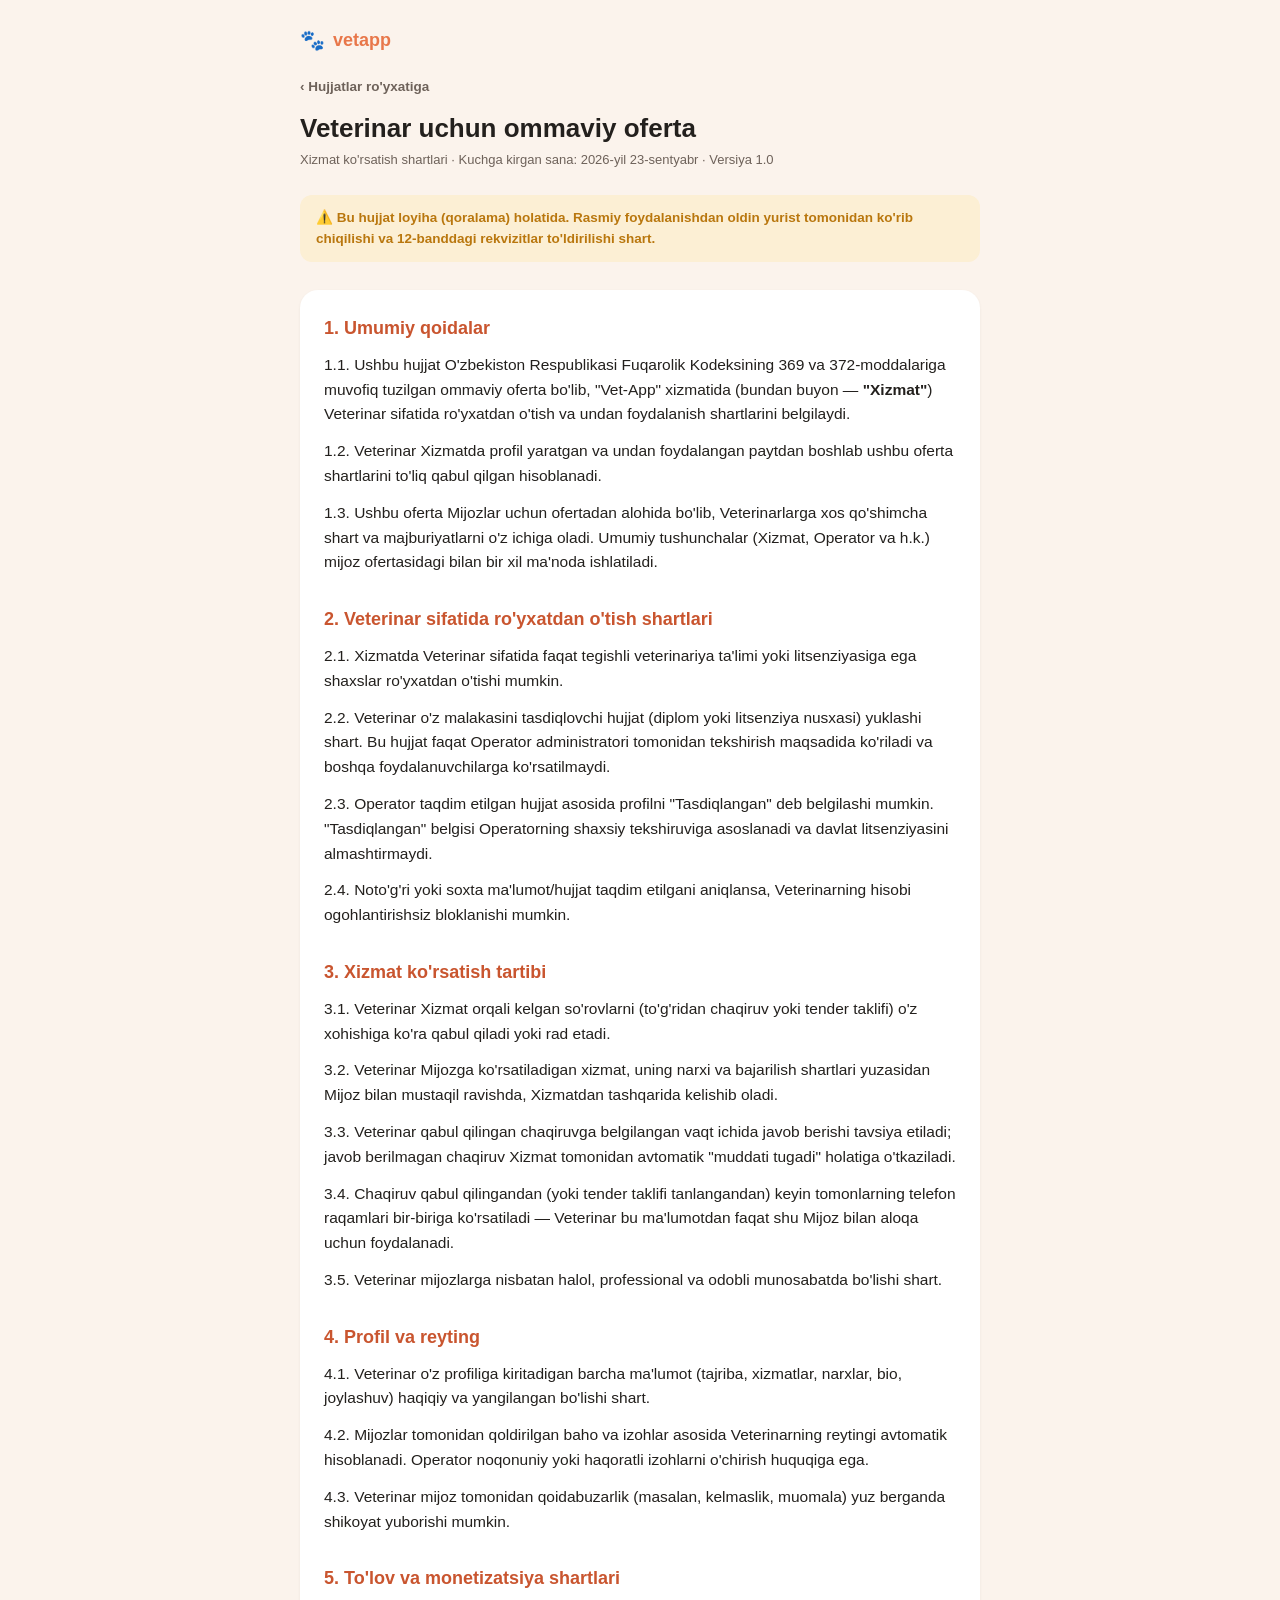
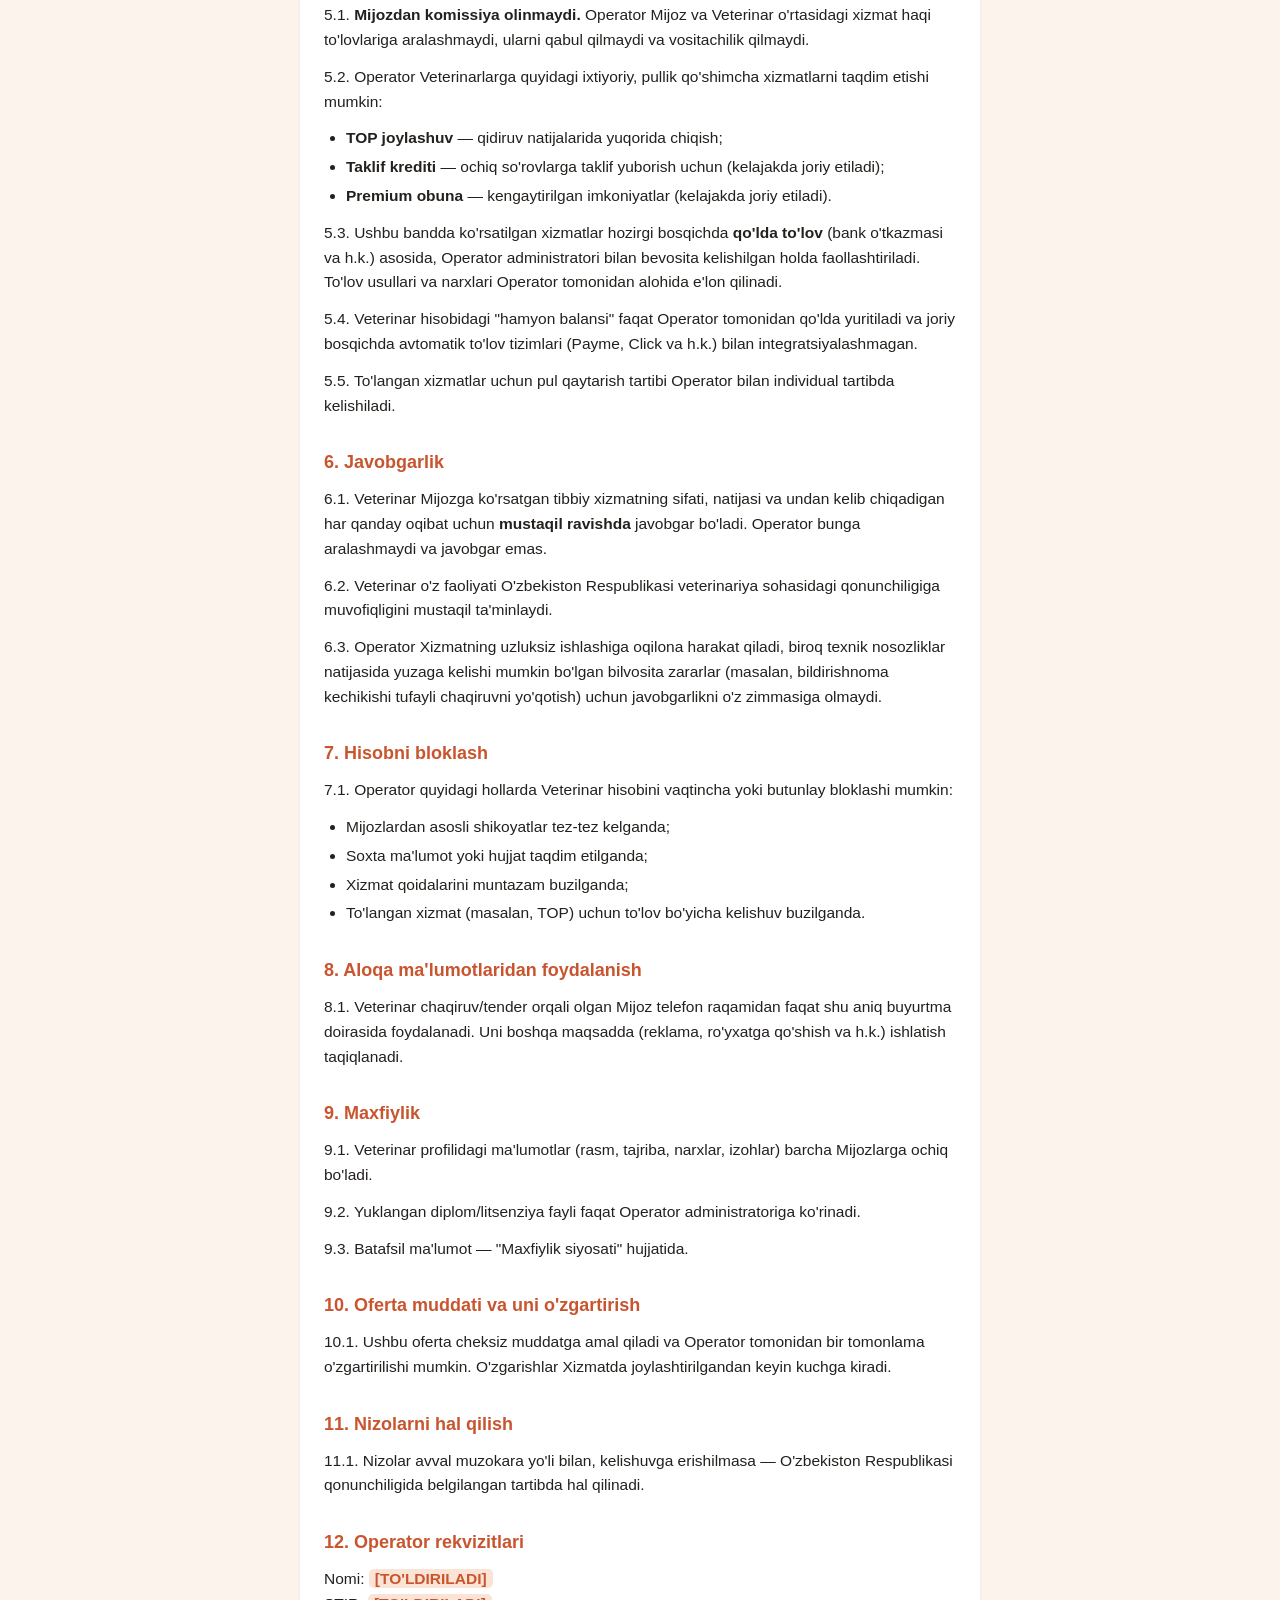
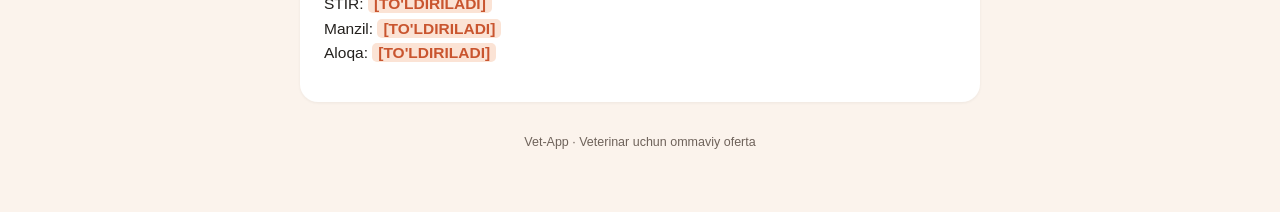
<file: frontend/legal/oferta-vet.html>
<!DOCTYPE html>
<html lang="uz">
<head>
  <meta charset="UTF-8" />
  <meta name="viewport" content="width=device-width, initial-scale=1.0" />
  <title>Veterinar uchun ommaviy oferta — Vet-App</title>
  <link rel="stylesheet" href="style.css" />
</head>
<body>
  <div class="wrap">
    <div class="brand"><span class="brand-mark">🐾</span><span>vetapp</span></div>
    <a class="back" href="index.html">‹ Hujjatlar ro'yxatiga</a>
    <h1>Veterinar uchun ommaviy oferta</h1>
    <p class="meta">Xizmat ko'rsatish shartlari · Kuchga kirgan sana: 2026-yil 23-sentyabr · Versiya 1.0</p>
    <div class="notice">⚠️ Bu hujjat loyiha (qoralama) holatida. Rasmiy foydalanishdan oldin yurist tomonidan ko'rib chiqilishi va 12-banddagi rekvizitlar to'ldirilishi shart.</div>

    <div class="card">
      <h2>1. Umumiy qoidalar</h2>
      <p>1.1. Ushbu hujjat O'zbekiston Respublikasi Fuqarolik Kodeksining 369 va 372-moddalariga muvofiq tuzilgan ommaviy oferta bo'lib, "Vet-App" xizmatida (bundan buyon — <strong>"Xizmat"</strong>) Veterinar sifatida ro'yxatdan o'tish va undan foydalanish shartlarini belgilaydi.</p>
      <p>1.2. Veterinar Xizmatda profil yaratgan va undan foydalangan paytdan boshlab ushbu oferta shartlarini to'liq qabul qilgan hisoblanadi.</p>
      <p>1.3. Ushbu oferta Mijozlar uchun ofertadan alohida bo'lib, Veterinarlarga xos qo'shimcha shart va majburiyatlarni o'z ichiga oladi. Umumiy tushunchalar (Xizmat, Operator va h.k.) mijoz ofertasidagi bilan bir xil ma'noda ishlatiladi.</p>

      <h2>2. Veterinar sifatida ro'yxatdan o'tish shartlari</h2>
      <p>2.1. Xizmatda Veterinar sifatida faqat tegishli veterinariya ta'limi yoki litsenziyasiga ega shaxslar ro'yxatdan o'tishi mumkin.</p>
      <p>2.2. Veterinar o'z malakasini tasdiqlovchi hujjat (diplom yoki litsenziya nusxasi) yuklashi shart. Bu hujjat faqat Operator administratori tomonidan tekshirish maqsadida ko'riladi va boshqa foydalanuvchilarga ko'rsatilmaydi.</p>
      <p>2.3. Operator taqdim etilgan hujjat asosida profilni "Tasdiqlangan" deb belgilashi mumkin. "Tasdiqlangan" belgisi Operatorning shaxsiy tekshiruviga asoslanadi va davlat litsenziyasini almashtirmaydi.</p>
      <p>2.4. Noto'g'ri yoki soxta ma'lumot/hujjat taqdim etilgani aniqlansa, Veterinarning hisobi ogohlantirishsiz bloklanishi mumkin.</p>

      <h2>3. Xizmat ko'rsatish tartibi</h2>
      <p>3.1. Veterinar Xizmat orqali kelgan so'rovlarni (to'g'ridan chaqiruv yoki tender taklifi) o'z xohishiga ko'ra qabul qiladi yoki rad etadi.</p>
      <p>3.2. Veterinar Mijozga ko'rsatiladigan xizmat, uning narxi va bajarilish shartlari yuzasidan Mijoz bilan mustaqil ravishda, Xizmatdan tashqarida kelishib oladi.</p>
      <p>3.3. Veterinar qabul qilingan chaqiruvga belgilangan vaqt ichida javob berishi tavsiya etiladi; javob berilmagan chaqiruv Xizmat tomonidan avtomatik "muddati tugadi" holatiga o'tkaziladi.</p>
      <p>3.4. Chaqiruv qabul qilingandan (yoki tender taklifi tanlangandan) keyin tomonlarning telefon raqamlari bir-biriga ko'rsatiladi — Veterinar bu ma'lumotdan faqat shu Mijoz bilan aloqa uchun foydalanadi.</p>
      <p>3.5. Veterinar mijozlarga nisbatan halol, professional va odobli munosabatda bo'lishi shart.</p>

      <h2>4. Profil va reyting</h2>
      <p>4.1. Veterinar o'z profiliga kiritadigan barcha ma'lumot (tajriba, xizmatlar, narxlar, bio, joylashuv) haqiqiy va yangilangan bo'lishi shart.</p>
      <p>4.2. Mijozlar tomonidan qoldirilgan baho va izohlar asosida Veterinarning reytingi avtomatik hisoblanadi. Operator noqonuniy yoki haqoratli izohlarni o'chirish huquqiga ega.</p>
      <p>4.3. Veterinar mijoz tomonidan qoidabuzarlik (masalan, kelmaslik, muomala) yuz berganda shikoyat yuborishi mumkin.</p>

      <h2>5. To'lov va monetizatsiya shartlari</h2>
      <p>5.1. <strong>Mijozdan komissiya olinmaydi.</strong> Operator Mijoz va Veterinar o'rtasidagi xizmat haqi to'lovlariga aralashmaydi, ularni qabul qilmaydi va vositachilik qilmaydi.</p>
      <p>5.2. Operator Veterinarlarga quyidagi ixtiyoriy, pullik qo'shimcha xizmatlarni taqdim etishi mumkin:</p>
      <ul>
        <li><strong>TOP joylashuv</strong> — qidiruv natijalarida yuqorida chiqish;</li>
        <li><strong>Taklif krediti</strong> — ochiq so'rovlarga taklif yuborish uchun (kelajakda joriy etiladi);</li>
        <li><strong>Premium obuna</strong> — kengaytirilgan imkoniyatlar (kelajakda joriy etiladi).</li>
      </ul>
      <p>5.3. Ushbu bandda ko'rsatilgan xizmatlar hozirgi bosqichda <strong>qo'lda to'lov</strong> (bank o'tkazmasi va h.k.) asosida, Operator administratori bilan bevosita kelishilgan holda faollashtiriladi. To'lov usullari va narxlari Operator tomonidan alohida e'lon qilinadi.</p>
      <p>5.4. Veterinar hisobidagi "hamyon balansi" faqat Operator tomonidan qo'lda yuritiladi va joriy bosqichda avtomatik to'lov tizimlari (Payme, Click va h.k.) bilan integratsiyalashmagan.</p>
      <p>5.5. To'langan xizmatlar uchun pul qaytarish tartibi Operator bilan individual tartibda kelishiladi.</p>

      <h2>6. Javobgarlik</h2>
      <p>6.1. Veterinar Mijozga ko'rsatgan tibbiy xizmatning sifati, natijasi va undan kelib chiqadigan har qanday oqibat uchun <strong>mustaqil ravishda</strong> javobgar bo'ladi. Operator bunga aralashmaydi va javobgar emas.</p>
      <p>6.2. Veterinar o'z faoliyati O'zbekiston Respublikasi veterinariya sohasidagi qonunchiligiga muvofiqligini mustaqil ta'minlaydi.</p>
      <p>6.3. Operator Xizmatning uzluksiz ishlashiga oqilona harakat qiladi, biroq texnik nosozliklar natijasida yuzaga kelishi mumkin bo'lgan bilvosita zararlar (masalan, bildirishnoma kechikishi tufayli chaqiruvni yo'qotish) uchun javobgarlikni o'z zimmasiga olmaydi.</p>

      <h2>7. Hisobni bloklash</h2>
      <p>7.1. Operator quyidagi hollarda Veterinar hisobini vaqtincha yoki butunlay bloklashi mumkin:</p>
      <ul>
        <li>Mijozlardan asosli shikoyatlar tez-tez kelganda;</li>
        <li>Soxta ma'lumot yoki hujjat taqdim etilganda;</li>
        <li>Xizmat qoidalarini muntazam buzilganda;</li>
        <li>To'langan xizmat (masalan, TOP) uchun to'lov bo'yicha kelishuv buzilganda.</li>
      </ul>

      <h2>8. Aloqa ma'lumotlaridan foydalanish</h2>
      <p>8.1. Veterinar chaqiruv/tender orqali olgan Mijoz telefon raqamidan faqat shu aniq buyurtma doirasida foydalanadi. Uni boshqa maqsadda (reklama, ro'yxatga qo'shish va h.k.) ishlatish taqiqlanadi.</p>

      <h2>9. Maxfiylik</h2>
      <p>9.1. Veterinar profilidagi ma'lumotlar (rasm, tajriba, narxlar, izohlar) barcha Mijozlarga ochiq bo'ladi.</p>
      <p>9.2. Yuklangan diplom/litsenziya fayli faqat Operator administratoriga ko'rinadi.</p>
      <p>9.3. Batafsil ma'lumot — "Maxfiylik siyosati" hujjatida.</p>

      <h2>10. Oferta muddati va uni o'zgartirish</h2>
      <p>10.1. Ushbu oferta cheksiz muddatga amal qiladi va Operator tomonidan bir tomonlama o'zgartirilishi mumkin. O'zgarishlar Xizmatda joylashtirilgandan keyin kuchga kiradi.</p>

      <h2>11. Nizolarni hal qilish</h2>
      <p>11.1. Nizolar avval muzokara yo'li bilan, kelishuvga erishilmasa — O'zbekiston Respublikasi qonunchiligida belgilangan tartibda hal qilinadi.</p>

      <h2>12. Operator rekvizitlari</h2>
      <p>
        Nomi: <span class="fill">[TO'LDIRILADI]</span><br />
        STIR: <span class="fill">[TO'LDIRILADI]</span><br />
        Manzil: <span class="fill">[TO'LDIRILADI]</span><br />
        Aloqa: <span class="fill">[TO'LDIRILADI]</span>
      </p>
    </div>
    <footer>Vet-App · Veterinar uchun ommaviy oferta</footer>
  </div>
</body>
</html>
</file>
<file: frontend/admin/style.css>
:root {
  --bg: #fbf3ec;
  --card: #ffffff;
  --text: #23201d;
  --muted: #93887e;
  --border: rgba(35, 32, 29, 0.08);
  --primary: #e8774a;
  --primary-dark: #d5623a;
  --primary-soft: #fbe3d5;
  --green: #3fa06a;
  --green-soft: #ddf0e2;
  --amber: #c98a15;
  --amber-soft: #f8ecc9;
  --red: #d1483f;
  --red-soft: #fbe0dd;
  --blue: #2f6fbd;
  --blue-soft: #e2edfb;
  --gray-soft: #eeebe8;
  --radius-lg: 20px;
  --radius-md: 14px;
  --radius-sm: 10px;
  --sidebar-w: 220px;
}

* { box-sizing: border-box; }
html, body { margin: 0; min-height: 100%; }
body {
  font-family: -apple-system, "Segoe UI", Roboto, "Poppins", sans-serif;
  font-size: 14px; color: var(--text);
  background:
    radial-gradient(circle at 12% 8%, rgba(232,119,74,0.14), transparent 38%),
    radial-gradient(circle at 92% 92%, rgba(232,119,74,0.10), transparent 40%),
    var(--bg);
  background-attachment: fixed;
}
button, input, select { font-family: inherit; font-size: inherit; }
button { cursor: pointer; }
[hidden] { display: none !important; }
svg { width: 18px; height: 18px; fill: none; stroke: currentColor; stroke-width: 2; stroke-linecap: round; stroke-linejoin: round; flex: 0 0 auto; }
.muted { color: var(--muted); }

/* ---------- Brand ---------- */
.brand { display: flex; align-items: center; gap: 8px; font-weight: 800; font-size: 20px; color: var(--primary); }
.brand-mark { font-size: 22px; }

/* ---------- Login ---------- */
.login-screen { min-height: 100vh; display: flex; align-items: center; justify-content: center; padding: 20px; }
.login-card {
  width: 100%; max-width: 380px; background: var(--card); padding: 32px 28px;
  border-radius: var(--radius-lg); box-shadow: 0 20px 50px rgba(35,32,29,0.10);
}
.login-card h1 { margin: 20px 0 4px; font-size: 22px; }
.login-card .muted { margin: 0 0 18px; }
.login-card label { display: block; font-size: 12.5px; font-weight: 700; color: var(--muted); margin-bottom: 12px; }
.login-card input {
  display: block; width: 100%; margin-top: 6px; padding: 11px 12px; border: 1px solid var(--border);
  border-radius: var(--radius-sm); background: var(--bg); font-size: 14.5px; color: var(--text);
}
.login-card input:focus, .search input:focus { outline: 2px solid var(--primary-soft); border-color: var(--primary); }
.form-error { color: var(--red); background: var(--red-soft); padding: 9px 12px; border-radius: var(--radius-sm); font-size: 13px; margin: 0 0 12px; }
.btn-primary {
  width: 100%; padding: 12px; border: none; border-radius: var(--radius-sm);
  background: var(--primary); color: #fff; font-weight: 700; font-size: 15px;
}
.btn-primary:hover { background: var(--primary-dark); }
.btn-primary:disabled { opacity: .6; cursor: not-allowed; }

/* ---------- Shell ---------- */
.shell { display: flex; min-height: 100vh; }
.sidebar {
  width: var(--sidebar-w); flex: 0 0 var(--sidebar-w); padding: 22px 14px; display: flex; flex-direction: column; gap: 22px;
  position: sticky; top: 0; height: 100vh;
}
.sidebar .brand { padding: 0 10px; }
.nav { display: flex; flex-direction: column; gap: 4px; flex: 1; }
.nav-item {
  display: flex; align-items: center; gap: 12px; width: 100%; padding: 11px 12px; border: none; background: none;
  border-radius: var(--radius-sm); color: var(--muted); font-weight: 600; text-align: left; position: relative;
}
.nav-item:hover { background: rgba(255,255,255,0.7); color: var(--text); }
.nav-item.active { color: var(--primary); background: var(--card); box-shadow: 0 1px 3px rgba(35,32,29,0.06); }
.nav-item.active::before {
  content: ""; position: absolute; left: -14px; top: 8px; bottom: 8px; width: 4px; border-radius: 0 4px 4px 0; background: var(--primary);
}
.nav-item .badge-count { margin-left: auto; background: var(--red); color: #fff; font-size: 11px; padding: 1px 7px; border-radius: 10px; font-weight: 700; }
.logout { color: var(--red); }

.main { flex: 1; min-width: 0; padding: 18px 26px 30px 6px; }
.topbar { display: flex; align-items: center; justify-content: space-between; gap: 16px; margin-bottom: 18px; }
.search {
  display: flex; align-items: center; gap: 8px; width: 100%; max-width: 320px; padding: 0 12px;
  background: var(--card); border: 1px solid var(--border); border-radius: var(--radius-sm); color: var(--muted);
}
.search input { border: none; background: none; padding: 10px 0; width: 100%; color: var(--text); }
.search input:focus { outline: none; }
.topbar-right { display: flex; align-items: center; gap: 16px; }
.icon-btn {
  position: relative; width: 38px; height: 38px; border: none; border-radius: 50%; background: var(--card);
  display: flex; align-items: center; justify-content: center; color: var(--text); box-shadow: 0 1px 2px rgba(0,0,0,0.05);
}
.icon-btn .dot {
  position: absolute; top: -3px; right: -3px; min-width: 17px; height: 17px; padding: 0 4px; border-radius: 9px;
  background: var(--red); color: #fff; font-size: 10px; line-height: 17px; text-align: center; font-weight: 700;
}
.me { display: flex; align-items: center; gap: 9px; font-weight: 700; }
.avatar {
  width: 34px; height: 34px; border-radius: 50%; background: var(--primary); color: #fff; font-weight: 700;
  display: inline-flex; align-items: center; justify-content: center; overflow: hidden; flex: 0 0 auto;
}
.avatar img { width: 100%; height: 100%; object-fit: cover; }

/* ---------- Page card ---------- */
.page-card {
  background: rgba(255,255,255,0.78); backdrop-filter: blur(6px); border: 1px solid rgba(255,255,255,0.9);
  border-radius: var(--radius-lg); padding: 24px; box-shadow: 0 10px 35px rgba(35,32,29,0.06);
}
.page-head { display: flex; align-items: flex-end; justify-content: space-between; flex-wrap: wrap; gap: 12px; margin-bottom: 18px; }
.page-head h2 { margin: 0; font-size: 22px; }
.tabs { display: flex; gap: 20px; flex-wrap: wrap; }
.tab { border: none; background: none; padding: 6px 0; color: var(--muted); font-weight: 600; border-bottom: 2px solid transparent; }
.tab:hover { color: var(--text); }
.tab.active { color: var(--primary); border-bottom-color: var(--primary); }

/* ---------- Table ---------- */
.table-wrap { overflow-x: auto; }
table { width: 100%; border-collapse: separate; border-spacing: 0 8px; min-width: 720px; }
th { text-align: left; font-size: 12.5px; color: var(--text); font-weight: 700; padding: 4px 14px; white-space: nowrap; }
td { background: var(--card); padding: 12px 14px; vertical-align: middle; border-top: 1px solid var(--border); border-bottom: 1px solid var(--border); }
td:first-child { border-left: 1px solid var(--border); border-radius: var(--radius-sm) 0 0 var(--radius-sm); }
td:last-child { border-right: 1px solid var(--border); border-radius: 0 var(--radius-sm) var(--radius-sm) 0; }
tr.row:hover td { background: #fffaf6; }
.cell-user { display: flex; align-items: center; gap: 10px; min-width: 0; }
.cell-user .name { font-weight: 700; }
.cell-user .sub { color: var(--muted); font-size: 12px; }
.clip { max-width: 260px; overflow: hidden; text-overflow: ellipsis; white-space: nowrap; }
.stars { color: var(--amber); letter-spacing: 1px; white-space: nowrap; }

.badge { display: inline-flex; align-items: center; gap: 6px; font-size: 12px; font-weight: 700; padding: 3px 10px; border-radius: 12px; white-space: nowrap; }
.badge::before { content: ""; width: 6px; height: 6px; border-radius: 50%; background: currentColor; }
.b-green { background: var(--green-soft); color: var(--green); }
.b-amber { background: var(--amber-soft); color: var(--amber); }
.b-red { background: var(--red-soft); color: var(--red); }
.b-blue { background: var(--blue-soft); color: var(--blue); }
.b-gray { background: var(--gray-soft); color: var(--muted); }
.badges { display: flex; gap: 6px; flex-wrap: wrap; }

/* ---------- Row action menu ---------- */
.menu { position: relative; display: inline-block; }
.menu-btn { border: none; background: none; width: 30px; height: 30px; border-radius: 50%; color: var(--muted); font-size: 18px; line-height: 1; }
.menu-btn:hover { background: var(--bg); color: var(--text); }
.menu-list {
  position: absolute; right: 0; top: 32px; z-index: 20; min-width: 190px; background: var(--card); border: 1px solid var(--border);
  border-radius: var(--radius-sm); box-shadow: 0 12px 30px rgba(35,32,29,0.16); padding: 6px;
}
.menu-list button { display: block; width: 100%; text-align: left; border: none; background: none; padding: 9px 10px; border-radius: 8px; font-weight: 600; }
.menu-list button:hover { background: var(--bg); }
.menu-list button.danger { color: var(--red); }

/* ---------- Pager & empty ---------- */
.pager { display: flex; align-items: center; justify-content: space-between; margin-top: 12px; color: var(--muted); font-size: 13px; }
.pager button { border: 1px solid var(--border); background: var(--card); padding: 7px 14px; border-radius: var(--radius-sm); font-weight: 600; }
.pager button:disabled { opacity: .45; cursor: not-allowed; }
.empty, .loading { text-align: center; color: var(--muted); padding: 50px 10px; }

/* ---------- Dashboard ---------- */
.stat-grid { display: grid; grid-template-columns: repeat(auto-fill, minmax(190px, 1fr)); gap: 14px; }
.stat-card {
  text-align: left; border: 1px solid var(--border); background: var(--card); border-radius: var(--radius-md); padding: 16px;
  display: flex; flex-direction: column; gap: 6px; transition: transform .12s, box-shadow .12s;
}
.stat-card.link:hover { transform: translateY(-2px); box-shadow: 0 10px 24px rgba(35,32,29,0.09); }
.stat-card .ic { width: 38px; height: 38px; border-radius: 11px; display: flex; align-items: center; justify-content: center; margin-bottom: 4px; }
.stat-card .v { font-size: 28px; font-weight: 800; line-height: 1.1; }
.stat-card .l { color: var(--muted); font-size: 12.5px; font-weight: 600; }
.stat-card.alert { border-color: rgba(209,72,63,0.35); background: #fffafa; }

/* ---------- Toast ---------- */
.toast {
  position: fixed; bottom: 24px; left: 50%; transform: translateX(-50%); background: var(--text); color: #fff;
  padding: 11px 20px; border-radius: 24px; font-weight: 600; z-index: 100; box-shadow: 0 10px 30px rgba(0,0,0,0.25);
}
.toast.error { background: var(--red); }

/* ---------- Responsive ---------- */
@media (max-width: 900px) {
  .shell { flex-direction: column; }
  .sidebar { width: 100%; flex-basis: auto; height: auto; position: static; flex-direction: row; align-items: center; padding: 12px; gap: 10px; overflow-x: auto; }
  .nav { flex-direction: row; flex: 1; }
  .nav-item { width: auto; white-space: nowrap; padding: 9px 12px; }
  .nav-item.active::before { display: none; }
  .nav-item span { display: none; }
  .nav-item.active span { display: inline; }
  .logout span { display: none; }
  .main { padding: 8px 12px 24px; }
  .page-card { padding: 16px; }
  .me #me-name { display: none; }
}

/* ---------- Sahifa tugmalari, modal va formalar ---------- */
.page-title-row { display: flex; align-items: center; gap: 14px; flex-wrap: wrap; }
.btn-sm { width: auto; padding: 9px 16px; font-size: 13.5px; margin: 0; }
.btn-ghost { border: 1px solid var(--border); background: var(--card); padding: 9px 16px; border-radius: var(--radius-sm); font-weight: 600; cursor: pointer; }
.modal { position: fixed; inset: 0; z-index: 100; background: rgba(20, 15, 10, 0.45); display: flex; align-items: flex-start; justify-content: center; padding: 40px 16px; overflow-y: auto; }
.modal[hidden] { display: none; }
.modal-card { background: var(--card); border-radius: var(--radius-md); padding: 20px 22px; width: 100%; max-width: 720px; box-shadow: 0 20px 60px rgba(0,0,0,0.2); }
.modal-head { display: flex; align-items: center; justify-content: space-between; margin-bottom: 14px; }
.modal-head h3 { margin: 0; font-size: 18px; }
.form-grid { display: grid; grid-template-columns: 1fr 1fr; gap: 12px 14px; }
.form-grid .span2 { grid-column: 1 / -1; }
.form-grid label, .form-grid-label { display: block; font-size: 12.5px; font-weight: 700; color: var(--muted); }
.form-grid input:not([type=checkbox]), .form-grid select, .form-grid textarea, .form-grid-label select {
  display: block; width: 100%; margin-top: 6px; padding: 10px 12px; border: 1px solid var(--border);
  border-radius: var(--radius-sm); background: var(--bg); color: var(--text); font: inherit; font-size: 14px; font-weight: 400;
}
.form-grid textarea { resize: vertical; }
.form-grid label.check { display: flex; align-items: center; gap: 8px; color: var(--text); font-weight: 600; }
.field-label { font-size: 12.5px; font-weight: 700; color: var(--muted); margin-bottom: 6px; }
.cf-map { height: 280px; border-radius: var(--radius-sm); overflow: hidden; border: 1px solid var(--border); }
.chip-row { display: flex; flex-wrap: wrap; gap: 8px; }
.chip-check { display: inline-flex !important; align-items: center; gap: 6px; padding: 6px 10px; border: 1px solid var(--border); border-radius: 20px; color: var(--text) !important; font-weight: 600 !important; cursor: pointer; }
.form-actions { display: flex; justify-content: flex-end; gap: 10px; margin-top: 6px; }
@media (max-width: 640px) { .form-grid { grid-template-columns: 1fr; } }
</file>
<file: frontend/client/style.css>
:root {
  --bg: #fbf3ec;
  --card: #ffffff;
  --text: #23201d;
  --muted: #93887e;
  --border: rgba(35, 32, 29, 0.08);
  --primary: #e8774a;
  --primary-dark: #d5623a;
  --primary-soft: #fbe3d5;
  --green: #3fa06a;
  --green-soft: #ddf0e2;
  --amber: #c98a15;
  --amber-soft: #f8ecc9;
  --red: #d1483f;
  --red-soft: #fbe0dd;
  --radius-lg: 20px;
  --radius-md: 14px;
  --radius-sm: 10px;
}

* { box-sizing: border-box; -webkit-tap-highlight-color: transparent; }
input, select, textarea { min-width: 0; }

html, body { overflow-x: hidden; }
body {
  margin: 0;
  padding: 0 0 92px;
  font-family: -apple-system, "Segoe UI", Roboto, sans-serif;
  background: var(--bg);
  color: var(--text);
  font-size: 15px;
}

button, input, select, textarea { font-family: inherit; }
button:disabled { opacity: 0.55; cursor: not-allowed; }

.status, .center { text-align: center; padding: 40px 16px; color: var(--muted); }
.muted { color: var(--muted); }
.hidden-x { display: none !important; }

/* ---------- Screens ---------- */
.screen { padding-bottom: 8px; }
.px { padding-left: 16px; padding-right: 16px; }

/* ---------- Top bar ---------- */
.topbar {
  display: flex; align-items: center; justify-content: space-between;
  padding: 18px 16px 4px;
}
.topbar .eyebrow { font-size: 12px; font-weight: 700; letter-spacing: 0.06em; color: var(--muted); text-transform: uppercase; }
.topbar h1 { margin: 2px 0 0; font-size: 24px; line-height: 1.2; }
.topbar .sub { margin: 2px 0 0; font-size: 13px; color: var(--muted); }
.icon-btn {
  position: relative; border: none; background: var(--card);
  width: 42px; height: 42px; border-radius: 50%;
  display: flex; align-items: center; justify-content: center;
  font-size: 18px; cursor: pointer; box-shadow: 0 1px 2px rgba(0,0,0,0.04);
  flex: 0 0 auto;
}
.icon-btn .dot {
  position: absolute; top: -3px; right: -3px; min-width: 17px; height: 17px;
  padding: 0 4px; border-radius: 9px; background: var(--red); color: #fff;
  font-size: 10px; line-height: 17px; text-align: center; font-weight: 700;
}
.back-btn {
  border: none; background: var(--card); width: 38px; height: 38px; border-radius: 50%;
  font-size: 18px; cursor: pointer; display: flex; align-items: center; justify-content: center;
  box-shadow: 0 1px 2px rgba(0,0,0,0.04);
}

/* ---------- Home hero ---------- */
.hero {
  margin: 14px 16px 4px;
  padding: 20px;
  border-radius: var(--radius-lg);
  background: linear-gradient(135deg, var(--primary) 0%, #f0955f 100%);
  color: #fff;
  position: relative;
  overflow: hidden;
}
.hero .tag {
  display: inline-block; font-size: 11px; font-weight: 700; letter-spacing: 0.04em;
  background: rgba(255,255,255,0.22); padding: 4px 10px; border-radius: 20px; margin-bottom: 10px;
}
.hero h2 { margin: 0; font-size: 21px; line-height: 1.25; }
.hero p { margin: 6px 0 0; font-size: 13px; opacity: 0.9; max-width: 75%; }
.hero .emoji { position: absolute; right: 14px; bottom: 10px; font-size: 54px; opacity: 0.9; }

/* ---------- Section headers ---------- */
.section { margin: 22px 16px 10px; display: flex; align-items: baseline; justify-content: space-between; }
.section h3 { margin: 0; font-size: 16px; }
.section a, .section .link { font-size: 13px; color: var(--primary); font-weight: 600; cursor: pointer; }

/* ---------- Spec icons (Home) ---------- */
.spec-row { display: flex; gap: 12px; padding: 2px 16px 4px; overflow-x: auto; -webkit-overflow-scrolling: touch; }
.spec-item { flex: 0 0 auto; width: 68px; text-align: center; cursor: pointer; }
.spec-item .circle {
  width: 56px; height: 56px; border-radius: 18px; background: var(--card);
  display: flex; align-items: center; justify-content: center; font-size: 26px;
  box-shadow: 0 1px 3px rgba(0,0,0,0.05); border: 1px solid var(--border);
}
.spec-item.active .circle { background: var(--primary-soft); border-color: var(--primary); }
.spec-item span.label { display: block; margin-top: 6px; font-size: 11px; color: var(--muted); font-weight: 600;
  overflow: hidden; text-overflow: ellipsis; white-space: nowrap; }

/* ---------- Quick actions ---------- */
.quick-grid { display: flex; gap: 10px; padding: 0 16px; }
.quick-card {
  flex: 1; padding: 14px 10px; border-radius: var(--radius-md); cursor: pointer;
  display: flex; flex-direction: column; gap: 20px;
}
.quick-card .qi { width: 34px; height: 34px; border-radius: 10px; display: flex; align-items: center; justify-content: center; font-size: 16px; }
.quick-card .qt { font-size: 12.5px; font-weight: 700; line-height: 1.25; }
.quick-card.c1 { background: var(--red-soft); } .quick-card.c1 .qi { background: var(--red); color: #fff; }
.quick-card.c2 { background: var(--green-soft); } .quick-card.c2 .qi { background: var(--green); color: #fff; }
.quick-card.c3 { background: var(--amber-soft); } .quick-card.c3 .qi { background: var(--amber); color: #fff; }
.quick-card.c4 { background: #e2edfb; } .quick-card.c4 .qi { background: #2f6fbd; color: #fff; }

/* ---------- Cards / lists ---------- */
.card { background: var(--card); border-radius: var(--radius-md); padding: 14px; margin: 0 16px 10px; box-shadow: 0 1px 2px rgba(0,0,0,0.04); }

.active-request { margin: 0 16px; padding: 14px; border-radius: var(--radius-md); background: var(--card); display: flex; gap: 12px; align-items: center; box-shadow: 0 1px 2px rgba(0,0,0,0.04); }
.active-request .dbox { width: 46px; height: 46px; border-radius: 12px; background: var(--primary-soft); color: var(--primary-dark);
  display: flex; align-items: center; justify-content: center; font-size: 20px; flex: 0 0 auto; }
.active-request .info { flex: 1; min-width: 0; }
.active-request .info .t { font-weight: 700; font-size: 14px; }
.active-request .info .s { font-size: 12.5px; color: var(--muted); margin-top: 2px; }

/* ---------- Vet list cards ---------- */
.vet-list { list-style: none; padding: 0; margin: 0 16px; }
.vet-card {
  display: flex; gap: 12px; background: var(--card); margin-bottom: 10px;
  padding: 13px; border-radius: var(--radius-md); cursor: pointer; align-items: center;
  box-shadow: 0 1px 2px rgba(0,0,0,0.04);
}
.vet-card .avatar {
  width: 50px; height: 50px; border-radius: 14px; background: var(--primary-soft);
  display: flex; align-items: center; justify-content: center; font-size: 22px; flex: 0 0 auto;
  overflow: hidden;
}
.vet-card .avatar img { width: 100%; height: 100%; object-fit: cover; }
.vet-card .info { flex: 1; min-width: 0; }
.vet-card .name { font-weight: 700; font-size: 15px; }
.vet-card .sub { color: var(--muted); font-size: 12.5px; margin-top: 2px; overflow: hidden; text-overflow: ellipsis; white-space: nowrap; }
.vet-card .badges { margin-top: 6px; display: flex; gap: 6px; flex-wrap: wrap; }
.badge { font-size: 10.5px; padding: 3px 8px; border-radius: 10px; background: var(--bg); color: var(--muted); font-weight: 700; }
.badge.top { background: var(--amber-soft); color: var(--amber); }
.badge.verified { background: var(--green-soft); color: var(--green); }
.badge.avail { background: var(--green-soft); color: var(--green); }
.vet-card .right { text-align: right; flex: 0 0 auto; }
.rating { font-weight: 700; font-size: 13.5px; }
.distance { color: var(--muted); font-size: 11.5px; margin-top: 3px; }
.chev { color: var(--muted); font-size: 18px; flex: 0 0 auto; }

/* ---------- Search / filters (Vets tab) ---------- */
.search-bar { padding: 8px 16px 4px; }
.search-bar input {
  width: 100%; padding: 12px 14px; border: 1px solid var(--border); border-radius: var(--radius-sm);
  background: var(--card); color: var(--text); font-size: 14.5px;
}
.chips { display: flex; gap: 8px; padding: 10px 16px 2px; flex-wrap: nowrap; overflow-x: auto; -webkit-overflow-scrolling: touch; }
.chip {
  flex: 0 0 auto; padding: 8px 14px; border-radius: 20px; border: 1px solid var(--border);
  background: var(--card); cursor: pointer; font-size: 13px; font-weight: 600; white-space: nowrap; user-select: none; color: var(--muted);
}
.chip.active { background: var(--primary); color: #fff; border-color: var(--primary); }
.toolbar { display: flex; gap: 8px; padding: 10px 16px 2px; }
.toolbar select {
  flex: 1; min-width: 0; padding: 10px; border: 1px solid var(--border); border-radius: var(--radius-sm);
  background: var(--card); color: var(--text); font-size: 13.5px;
}

.vets-map {
  height: 60vh; min-height: 320px; margin: 10px 16px; border-radius: var(--radius-md);
  overflow: hidden; box-shadow: 0 1px 2px rgba(0,0,0,0.04); background: var(--card);
}

/* ---------- Xarita: to'liq ekran (immersive) rejimi ---------- */
#screen-vets.map-mode > .topbar,
#screen-vets.map-mode > .search-bar,
#screen-vets.map-mode > #spec-filter,
#screen-vets.map-mode > .toolbar,
#screen-vets.map-mode > .seg {
  display: none;
}
#vets-map-view { position: relative; }
#screen-vets.map-mode #vets-map-view {
  position: fixed; top: 0; left: 0; right: 0; bottom: 92px; z-index: 5;
}
#screen-vets.map-mode .vets-map { height: 100%; margin: 0; border-radius: 0; box-shadow: none; }

.map-topbar {
  position: absolute; top: 0; left: 0; right: 0; z-index: 6;
  display: flex; align-items: flex-start; justify-content: space-between; gap: 8px;
  padding: calc(12px + env(safe-area-inset-top, 0px)) 14px 0; pointer-events: none;
}
.map-loc-pill {
  pointer-events: auto; display: flex; align-items: center; gap: 8px;
  background: var(--card); border-radius: 20px; padding: 9px 14px 9px 11px;
  box-shadow: 0 4px 14px rgba(35,32,29,0.16); max-width: 62%; min-width: 0;
}
.map-loc-icon { font-size: 16px; flex: 0 0 auto; }
.map-loc-text { min-width: 0; }
.map-loc-main {
  font-size: 13.5px; font-weight: 700; line-height: 1.25;
  white-space: nowrap; overflow: hidden; text-overflow: ellipsis;
}
.map-loc-sub {
  font-size: 11.5px; color: var(--muted); line-height: 1.2;
  white-space: nowrap; overflow: hidden; text-overflow: ellipsis;
}
.map-topbar-actions { pointer-events: auto; display: flex; gap: 8px; flex: 0 0 auto; }
.map-icon-btn {
  border: none; background: var(--card); width: 40px; height: 40px; border-radius: 50%;
  font-size: 16px; box-shadow: 0 4px 14px rgba(35,32,29,0.16); cursor: pointer;
}

.map-bottom-card {
  position: absolute; left: 14px; right: 14px; bottom: calc(14px + env(safe-area-inset-bottom, 0px)); z-index: 6;
  background: var(--card); border-radius: 18px; padding: 13px 14px;
  display: flex; align-items: center; gap: 10px; box-shadow: 0 6px 20px rgba(35,32,29,0.18);
}
.map-bottom-icon { font-size: 16px; flex: 0 0 auto; }
.map-bottom-text { flex: 1; min-width: 0; font-size: 13px; }
.map-bottom-text b { color: var(--primary-dark); }
.map-bottom-btn {
  flex: 0 0 auto; border: none; background: var(--primary); color: #fff; font-weight: 700;
  font-size: 12.5px; padding: 10px 14px; border-radius: 12px; cursor: pointer; white-space: nowrap;
}

#screen-vets.map-mode #map-empty {
  position: absolute; top: 50%; left: 16px; right: 16px; transform: translateY(-50%); z-index: 6;
  background: var(--card); border-radius: var(--radius-md); padding: 14px; margin: 0;
  box-shadow: 0 4px 14px rgba(35,32,29,0.12);
}

/* Yandex xaritadagi "men shu yerdaman" marker: profil rasmi + pulsatsiya halqasi */
.me-marker-wrap { position: relative; width: 0; height: 0; }
.me-marker-pulse {
  position: absolute; top: -30px; left: -30px; width: 60px; height: 60px; border-radius: 50%;
  background: rgba(232,119,74,0.35); animation: me-marker-pulse 1.8s ease-out infinite;
}
.me-marker-dot {
  position: absolute; top: -24px; left: -24px; width: 48px; height: 48px; border-radius: 50%;
  border: 3px solid #fff; background: var(--primary-soft); box-shadow: 0 3px 10px rgba(0,0,0,0.25);
  display: flex; align-items: center; justify-content: center; font-size: 22px; overflow: hidden;
}
.me-marker-dot img { width: 100%; height: 100%; object-fit: cover; }
.vet-marker .me-marker-pulse { background: rgba(63,160,106,0.35); animation-duration: 2.4s; }
.vet-marker .me-marker-dot { border-color: var(--green); background: #fff; cursor: pointer; }
@keyframes me-marker-pulse {
  0% { transform: scale(0.5); opacity: 0.9; }
  100% { transform: scale(1.9); opacity: 0; }
}

/* ---------- Vet detail ---------- */
.vd-banner { margin: 14px 16px; border-radius: var(--radius-lg); background: var(--primary-soft); padding: 22px 18px; position: relative; }
.vd-banner .avatar-xl { width: 64px; height: 64px; border-radius: 18px; background: #fff; display: flex; align-items: center; justify-content: center; font-size: 30px; margin-bottom: 10px; overflow: hidden; }
.vd-banner .avatar-xl img { width: 100%; height: 100%; object-fit: cover; }
.vd-banner h2 { margin: 0; font-size: 20px; }
.vd-banner .spec { font-size: 13px; color: var(--primary-dark); font-weight: 700; margin-top: 2px; }
.vd-banner .verified-row { margin-top: 8px; font-size: 12.5px; color: var(--green); font-weight: 700; display: flex; align-items: center; gap: 4px; }

.stat-row { display: flex; gap: 10px; margin: 0 16px 10px; }
.stat-box { flex: 1; background: var(--card); border-radius: var(--radius-md); padding: 12px 6px; text-align: center; box-shadow: 0 1px 2px rgba(0,0,0,0.04); }
.stat-box .v { font-size: 16px; font-weight: 700; }
.stat-box .l { font-size: 10.5px; color: var(--muted); margin-top: 2px; }

.detail-card { background: var(--card); margin: 0 16px 10px; padding: 14px 15px; border-radius: var(--radius-md); }
.detail-card h3 { font-size: 14px; margin: 0 0 8px; display: flex; align-items: center; justify-content: space-between; }
.pill-row { display: flex; gap: 6px; flex-wrap: wrap; }
.pill { font-size: 12px; padding: 5px 10px; border-radius: 20px; background: var(--bg); color: var(--text); font-weight: 600; }
.svc-row { display: flex; justify-content: space-between; padding: 9px 0; border-bottom: 1px solid var(--border); font-size: 13.5px; }
.svc-row:last-child { border-bottom: none; }
.svc-row.selectable { cursor: pointer; border-radius: var(--radius-sm); padding-left: 8px; padding-right: 8px; margin: 0 -8px; transition: background 0.1s; }
.svc-row.selectable.active { background: var(--primary-soft); font-weight: 700; }
.badge-verified { font-size: 11px; padding: 3px 9px; border-radius: 10px; background: var(--green-soft); color: var(--green); font-weight: 700; }

.type-opts { display: flex; gap: 8px; margin-bottom: 10px; }
.type-opt {
  flex: 1; text-align: center; padding: 10px 4px; border: 1px solid var(--border);
  border-radius: var(--radius-sm); cursor: pointer; font-size: 12.5px; font-weight: 600; color: var(--muted);
}
.type-opt.active { background: var(--primary); color: #fff; border-color: var(--primary); }
.detail-card textarea {
  width: 100%; padding: 10px; border: 1px solid var(--border); border-radius: var(--radius-sm);
  background: var(--bg); color: var(--text); font-family: inherit; font-size: 13.5px; resize: vertical;
}

.btn-primary {
  display: block; width: calc(100% - 32px); margin: 6px 16px 14px; padding: 15px;
  border: none; border-radius: var(--radius-sm); background: var(--primary); color: #fff;
  font-size: 15px; font-weight: 700; cursor: pointer;
}
.btn-primary:active { background: var(--primary-dark); }
.btn-secondary {
  padding: 9px 14px; border-radius: var(--radius-sm); border: 1px solid var(--border);
  background: var(--card); color: var(--text); font-weight: 700; font-size: 13px; cursor: pointer;
}

/* ---------- Reviews ---------- */
.review { padding: 9px 0; border-bottom: 1px solid var(--border); }
.review:last-child { border-bottom: none; }
.review-head { font-size: 12.5px; display: flex; gap: 6px; align-items: center; }
.review-body { font-size: 13.5px; margin-top: 3px; }
.review-form { margin-top: 10px; padding-top: 10px; border-top: 1px solid var(--border); }
.stars-pick { font-size: 26px; letter-spacing: 4px; cursor: pointer; }
.stars-pick .star { color: var(--amber); }
.review-text { width: 100%; margin-top: 8px; padding: 9px; border: 1px solid var(--border);
  border-radius: var(--radius-sm); background: var(--bg); color: var(--text); font-family: inherit; font-size: 13.5px; }
.review-send { width: 100%; margin: 8px 0 0; padding: 10px; }

/* ---------- Tender (ochiq so'rov) ---------- */
.tender-card { background: var(--card); border-radius: var(--radius-md); margin-bottom: 10px; padding: 13px; box-shadow: 0 1px 2px rgba(0,0,0,0.04); }
.tender-card .tt { font-weight: 700; font-size: 14.5px; }
.tender-card .ts { font-size: 12.5px; color: var(--muted); margin-top: 3px; }
.tender-card .tender-top { display: flex; justify-content: space-between; align-items: flex-start; gap: 10px; }
.offer-row { display: flex; align-items: center; gap: 10px; padding: 10px 0; border-bottom: 1px solid var(--border); }
.offer-row:last-child { border-bottom: none; }
.offer-row .oi { flex: 1; min-width: 0; }
.offer-row .on { font-weight: 700; font-size: 13.5px; }
.offer-row .op { font-size: 12.5px; color: var(--muted); margin-top: 2px; }
.offer-row button { padding: 8px 12px; border: none; border-radius: var(--radius-sm); background: var(--primary); color: #fff; font-weight: 700; font-size: 12.5px; cursor: pointer; }

/* ---------- Bildirishnomalar ---------- */
.notif-card {
  display: flex; gap: 12px; align-items: flex-start; background: var(--card); border-radius: var(--radius-md);
  margin-bottom: 10px; padding: 13px; box-shadow: 0 1px 2px rgba(0,0,0,0.04); cursor: pointer; position: relative;
}
.notif-card.unread::before { content: ""; position: absolute; top: 14px; right: 14px; width: 8px; height: 8px; border-radius: 50%; background: var(--primary); }
.notif-icon { width: 38px; height: 38px; border-radius: 10px; background: var(--primary-soft); color: var(--primary-dark);
  display: flex; align-items: center; justify-content: center; font-size: 17px; flex: 0 0 auto; }
.notif-body { flex: 1; min-width: 0; }
.notif-body .t { font-weight: 700; font-size: 13.5px; }
.notif-body .s { font-size: 12.5px; color: var(--muted); margin-top: 2px; }
.notif-body .time { font-size: 11px; color: var(--muted); margin-top: 4px; }

/* ---------- Visits tab ---------- */
.seg { display: flex; margin: 8px 16px 14px; background: var(--card); border-radius: var(--radius-sm); padding: 4px; }
.seg button { flex: 1; border: none; background: none; padding: 9px; border-radius: 8px; font-size: 13.5px; font-weight: 700; color: var(--muted); cursor: pointer; }
.seg button.active { background: var(--primary); color: #fff; }

.visit-card { background: var(--card); border-radius: var(--radius-md); margin: 0 16px 10px; padding: 13px; box-shadow: 0 1px 2px rgba(0,0,0,0.04); }
.visit-top { display: flex; gap: 12px; align-items: center; }
.visit-date { width: 46px; height: 46px; border-radius: 12px; background: var(--primary-soft); color: var(--primary-dark);
  display: flex; flex-direction: column; align-items: center; justify-content: center; flex: 0 0 auto; }
.visit-date .d { font-size: 15px; font-weight: 800; line-height: 1; }
.visit-date .m { font-size: 9px; font-weight: 700; text-transform: uppercase; }
.visit-info { flex: 1; min-width: 0; }
.visit-info .t { font-weight: 700; font-size: 14px; }
.visit-info .s { font-size: 12px; color: var(--muted); margin-top: 2px; }
.visit-info .time { font-size: 11.5px; color: var(--muted); margin-top: 3px; }
.st { font-size: 11px; padding: 3px 9px; border-radius: 10px; font-weight: 700; }
.st-pending { background: var(--amber-soft); color: var(--amber); }
.st-accepted, .st-on_way { background: #e2edfb; color: #2f6fbd; }
.st-completed { background: var(--green-soft); color: var(--green); }
.st-rejected, .st-cancelled, .st-expired { background: var(--red-soft); color: var(--red); }

/* ---------- Profile ---------- */
.profile-card { display: flex; align-items: center; gap: 12px; background: var(--card); margin: 0 16px 12px; padding: 14px; border-radius: var(--radius-md); box-shadow: 0 1px 2px rgba(0,0,0,0.04); }
.av-wrap { position: relative; flex: 0 0 auto; }
.av-cam {
  position: absolute; right: -4px; bottom: -4px; width: 22px; height: 22px; border-radius: 50%;
  background: var(--card); border: 2px solid var(--bg); display: flex; align-items: center; justify-content: center;
  font-size: 11px; box-shadow: 0 1px 3px rgba(0,0,0,0.15); cursor: pointer;
}
.av-cam.pulse { animation: av-cam-pulse 0.85s ease-in-out 3; }
@keyframes av-cam-pulse {
  0%, 100% { box-shadow: 0 0 0 0 rgba(232,119,74,0.55); }
  50% { box-shadow: 0 0 0 7px rgba(232,119,74,0); }
}
.profile-card .av { width: 52px; height: 52px; border-radius: 16px; background: var(--primary); color: #fff; font-size: 20px; font-weight: 700;
  display: flex; align-items: center; justify-content: center; flex: 0 0 auto; overflow: hidden; }
.profile-card .av img { width: 100%; height: 100%; object-fit: cover; }
.profile-card .pi { flex: 1; min-width: 0; }
.profile-card .pi .n { font-weight: 700; font-size: 15.5px; }
.profile-card .pi .r { font-size: 12.5px; color: var(--muted); margin-top: 2px; }

.stat-strip { display: flex; margin: 0 16px 14px; background: var(--card); border-radius: var(--radius-md); box-shadow: 0 1px 2px rgba(0,0,0,0.04); }
.stat-strip .s { flex: 1; text-align: center; padding: 12px 4px; }
.stat-strip .s + .s { border-left: 1px solid var(--border); }
.stat-strip .v { font-size: 17px; font-weight: 800; }
.stat-strip .l { font-size: 10.5px; color: var(--muted); margin-top: 2px; }

.settings-list { background: var(--card); border-radius: var(--radius-md); margin: 0 16px 12px; overflow: hidden; box-shadow: 0 1px 2px rgba(0,0,0,0.04); }
.settings-row { display: flex; align-items: center; gap: 12px; padding: 13px 15px; border-bottom: 1px solid var(--border); cursor: pointer; }
.settings-row:last-child { border-bottom: none; }
.settings-row .ic { width: 34px; height: 34px; border-radius: 10px; background: var(--bg); display: flex; align-items: center; justify-content: center; font-size: 15px; flex: 0 0 auto; }
.settings-row .tx { flex: 1; min-width: 0; }
.settings-row .tx .tt { font-size: 13.5px; font-weight: 700; }
.settings-row .tx .ss { font-size: 11.5px; color: var(--muted); margin-top: 1px; }

.pet-row { display: flex; align-items: center; gap: 10px; padding: 10px 0; border-bottom: 1px solid var(--border); flex-wrap: wrap; }
.pet-row:last-child { border-bottom: none; }
.pet-row .pe { width: 36px; height: 36px; border-radius: 10px; background: var(--bg); display: flex; align-items: center; justify-content: center; font-size: 17px; overflow: hidden; flex: 0 0 auto; cursor: pointer; }
.pet-row .pe img { width: 100%; height: 100%; object-fit: cover; }
.pet-row .pn { font-weight: 700; font-size: 13.5px; }
.pet-row .ps { font-size: 11.5px; color: var(--muted); }
.pet-edit-form { flex-basis: 100%; margin-top: 10px; padding-top: 10px; border-top: 1px solid var(--border); display: flex; flex-direction: column; gap: 8px; }
.pet-edit-form input, .pet-edit-form select, .pet-edit-form textarea {
  padding: 9px 10px; border: 1px solid var(--border); border-radius: var(--radius-sm); background: var(--bg); color: var(--text); font-size: 13px;
}
.pet-edit-form .row2 { display: flex; gap: 8px; }
.pet-edit-form .row2 input, .pet-edit-form .row2 select { flex: 1; min-width: 0; }
.add-form { display: flex; gap: 6px; margin-top: 10px; }
.add-form input, .add-form select { flex: 1; min-width: 0; padding: 9px 10px; border: 1px solid var(--border); border-radius: var(--radius-sm); background: var(--bg); font-size: 13px; }
.add-form button { padding: 9px 14px; border: none; border-radius: var(--radius-sm); background: var(--primary); color: #fff; font-weight: 700; cursor: pointer; }

.edit-form { display: flex; flex-direction: column; gap: 8px; margin-top: 4px; }
.edit-form input { padding: 10px; border: 1px solid var(--border); border-radius: var(--radius-sm); background: var(--bg); font-size: 13.5px; color: var(--text); }
.edit-form .row2 { display: flex; gap: 8px; }
.edit-form .row2 input { flex: 1; min-width: 0; }

/* ---------- Bottom tab bar ---------- */
.tabbar {
  position: fixed; left: 0; right: 0; bottom: 0; display: flex;
  background: var(--card); border-top: 1px solid var(--border);
  padding: 8px 8px calc(8px + env(safe-area-inset-bottom));
  z-index: 20;
}
.tab-btn {
  flex: 1; border: none; background: none; display: flex; flex-direction: column;
  align-items: center; gap: 3px; padding: 4px; cursor: pointer; color: var(--muted); font-size: 10.5px; font-weight: 700;
}
.tab-btn .ti { font-size: 19px; line-height: 1; }
.tab-btn.active { color: var(--primary); }
.tabbar[hidden] { display: none; }

/* ---------- Maxfiylik siyosati (modal) ---------- */
.privacy-modal {
  position: fixed; inset: 0; background: rgba(20,15,10,0.5); z-index: 200;
  display: flex; align-items: flex-end; justify-content: center;
}
.privacy-modal[hidden] { display: none; }
.privacy-panel {
  background: var(--card); width: 100%; max-width: 480px; max-height: 82vh; overflow-y: auto;
  border-radius: 20px 20px 0 0; padding: 18px 20px calc(20px + env(safe-area-inset-bottom));
}
.privacy-head { display: flex; align-items: center; justify-content: space-between; margin-bottom: 10px; }
.privacy-head h2 { margin: 0; font-size: 18px; }
.privacy-body { font-size: 13.5px; line-height: 1.55; color: var(--text); }
.privacy-body p { margin: 0 0 12px; }

.tel-link { color: var(--primary); font-weight: 700; text-decoration: none; }

/* ---------- Forms (profile location) ---------- */
.field { display: block; margin: 0 0 12px; font-size: 12.5px; font-weight: 700; color: var(--muted); }
.field:last-of-type { margin-bottom: 12px; }
.field select {
  width: 100%; margin-top: 6px; padding: 10px 12px; border: 1px solid var(--border);
  border-radius: var(--radius-sm); background: var(--bg); color: var(--text); font-size: 14.5px; font-weight: 400;
}
.field select:disabled { opacity: 0.6; }

.tender-note {
  display: block; width: 100%; min-height: 96px; resize: vertical; margin-bottom: 8px;
  padding: 10px 12px; border: 1px solid var(--border); border-radius: var(--radius-sm);
  background: var(--bg); color: var(--text); font-size: 14px; line-height: 1.4;
}
.tender-note:focus { outline: none; border-color: var(--primary); }

/* Chaqiruv formasi */
.call-label { font-size: 12.5px; font-weight: 700; color: var(--text); margin: 12px 0 6px; }
.call-field {
  display: block; width: 100%; max-width: 100%; margin: 0 0 8px; padding: 11px 12px;
  border: 1px solid var(--border); border-radius: var(--radius-sm);
  background: var(--bg); color: var(--text); font-family: inherit; font-size: 14px;
}
.call-field:focus { outline: none; border-color: var(--primary); }
textarea.call-field { resize: vertical; min-height: 76px; line-height: 1.4; }
/* iOS'da datetime-local o'z ichki kengligi bilan kartochkadan chiqib ketadi */
.call-datetime { -webkit-appearance: none; appearance: none; min-height: 44px; min-width: 0; }
.call-address-box[hidden] { display: none; }
.call-geo { margin-bottom: 8px; font-size: 12.5px; }
.call-geo.ok { padding: 9px 11px; border-radius: var(--radius-sm); background: var(--green-soft); color: var(--green); font-weight: 600; }
.call-geo .btn-secondary { display: block; width: 100%; margin: 0; }

.call-where { margin-bottom: 8px; }
.call-pick-map { height: 240px; border-radius: var(--radius-sm); overflow: hidden; border: 1px solid var(--border); margin-bottom: 4px; }
.call-pick-hint { margin: 0 0 6px; font-size: 12px; }
#call-pick-wrap[hidden], .call-geo[hidden] { display: none; }

.geo-panel { text-align: center; }
.geo-panel h2 { margin: 4px 0 8px; font-size: 18px; }
.geo-panel p { margin: 0 0 10px; font-size: 13.5px; line-height: 1.45; }
.geo-emoji { font-size: 40px; }
.geo-note { font-size: 12.5px !important; padding: 9px 11px; border-radius: var(--radius-sm); background: var(--primary-soft); color: var(--primary-dark); }
#geo-later { display: block; width: 100%; }

/* ---------- Klinikalar ---------- */
.kind-seg { margin: 8px 16px 2px; }
.kind-seg button.active { background: var(--primary); color: #fff; }
#type-filter[hidden] { display: none; }
.clinic-avatar { background: #e2edfb !important; }
.clinic-actions { display: flex; gap: 10px; margin: 0 16px 10px; }
.clinic-act {
  flex: 1; display: flex; align-items: center; justify-content: center; gap: 6px; padding: 13px 10px;
  border-radius: var(--radius-sm); border: 1.5px solid var(--primary); background: var(--card);
  color: var(--primary-dark); font-weight: 700; font-size: 14px; text-decoration: none; cursor: pointer; font-family: inherit;
}
.clinic-act.primary { background: var(--primary); color: #fff; }
.clinic-link {
  margin-top: 8px; border: none; background: #fff; color: #2f6fbd; font-weight: 700; font-size: 13px;
  padding: 6px 12px; border-radius: 20px; cursor: pointer; font-family: inherit;
}
.clinic-vets { margin: 0; }
.clinic-vets .vet-card { box-shadow: none; border: 1px solid var(--border); }
.clinic-marker .me-marker-pulse { display: none; }
.clinic-marker .me-marker-dot { border-radius: 14px; border-color: #2f6fbd; background: #e2edfb; }
</file>
<file: frontend/legal/style.css>
:root {
  --bg: #fbf3ec;
  --card: #ffffff;
  --text: #23201d;
  --muted: #6e625a;
  --border: rgba(35, 32, 29, 0.1);
  --primary: #e8774a;
  --primary-dark: #c9552f;
  --primary-soft: #fbe3d5;
  --amber: #b9770e;
  --amber-soft: #fcefd4;
}
* { box-sizing: border-box; }
html, body { margin: 0; padding: 0; }
body {
  font-family: -apple-system, "Segoe UI", Roboto, sans-serif;
  background: var(--bg);
  color: var(--text);
  font-size: 15.5px;
  line-height: 1.6;
}
.wrap { max-width: 720px; margin: 0 auto; padding: 24px 20px 60px; }
.brand { display: flex; align-items: center; gap: 8px; font-weight: 800; font-size: 18px; color: var(--primary); margin-bottom: 18px; }
.brand-mark { font-size: 20px; }
.back { display: inline-block; margin-bottom: 14px; color: var(--muted); text-decoration: none; font-size: 13.5px; font-weight: 600; }
.back:hover { color: var(--primary); }
h1 { font-size: 26px; margin: 0 0 6px; line-height: 1.25; }
.meta { color: var(--muted); font-size: 13px; margin: 0 0 24px; }
.notice {
  background: var(--amber-soft); color: var(--amber); border-radius: 12px;
  padding: 12px 16px; font-size: 13.5px; margin-bottom: 28px; font-weight: 600;
}
.card { background: var(--card); border-radius: 18px; padding: 24px; box-shadow: 0 1px 3px rgba(35,32,29,0.06); }
h2 { font-size: 18px; margin: 30px 0 10px; color: var(--primary-dark); }
.card > h2:first-child { margin-top: 0; }
h3 { font-size: 15px; margin: 18px 0 6px; }
p { margin: 0 0 12px; }
ul, ol { margin: 0 0 12px; padding-left: 22px; }
li { margin-bottom: 4px; }
strong { color: var(--text); }
.fill { background: var(--primary-soft); color: var(--primary-dark); padding: 1px 6px; border-radius: 5px; font-weight: 700; }
.index-list { list-style: none; padding: 0; margin: 0; }
.index-list li { margin-bottom: 12px; }
.index-list a {
  display: block; background: var(--card); border-radius: 14px; padding: 16px 18px;
  text-decoration: none; color: var(--text); box-shadow: 0 1px 3px rgba(35,32,29,0.06);
  font-weight: 700; font-size: 15.5px;
}
.index-list a span { display: block; color: var(--muted); font-weight: 400; font-size: 13px; margin-top: 3px; }
.index-list a:hover { color: var(--primary); }
footer { margin-top: 30px; color: var(--muted); font-size: 12.5px; text-align: center; }
</file>
<file: frontend/vet/style.css>
:root {
  --bg: #fbf3ec;
  --card: #ffffff;
  --text: #23201d;
  --muted: #93887e;
  --border: rgba(35, 32, 29, 0.08);
  --primary: #e8774a;
  --primary-dark: #d5623a;
  --primary-soft: #fbe3d5;
  --green: #3fa06a;
  --green-soft: #ddf0e2;
  --amber: #c98a15;
  --amber-soft: #f8ecc9;
  --red: #d1483f;
  --red-soft: #fbe0dd;
  --radius-lg: 20px;
  --radius-md: 14px;
  --radius-sm: 10px;
}

* { box-sizing: border-box; -webkit-tap-highlight-color: transparent; }
input, select, textarea { min-width: 0; }

html, body { overflow-x: hidden; }
body {
  margin: 0;
  padding: 0 0 92px;
  font-family: -apple-system, "Segoe UI", Roboto, sans-serif;
  background: var(--bg);
  color: var(--text);
  font-size: 15px;
}

button, input, select, textarea { font-family: inherit; }
button:disabled { opacity: 0.55; cursor: not-allowed; }

.status, .center { text-align: center; padding: 40px 16px; color: var(--muted); }
.muted { color: var(--muted); }

/* ---------- Screens ---------- */
.screen { padding-bottom: 8px; }

/* ---------- Top bar ---------- */
.topbar {
  display: flex; align-items: center; justify-content: space-between;
  padding: 18px 16px 4px;
}
.topbar .eyebrow { font-size: 12px; font-weight: 700; letter-spacing: 0.06em; color: var(--muted); text-transform: uppercase; }
.topbar h1 { margin: 2px 0 0; font-size: 24px; line-height: 1.2; }
.topbar .sub { margin: 2px 0 0; font-size: 13px; color: var(--muted); }
.icon-btn {
  position: relative; border: none; background: var(--card);
  width: 42px; height: 42px; border-radius: 50%;
  display: flex; align-items: center; justify-content: center;
  font-size: 18px; cursor: pointer; box-shadow: 0 1px 2px rgba(0,0,0,0.04);
  flex: 0 0 auto;
}
.profile-card { display: flex; align-items: center; gap: 12px; background: var(--card); margin: 0 16px 12px; padding: 14px; border-radius: var(--radius-md); box-shadow: 0 1px 2px rgba(0,0,0,0.04); }
.av-wrap { position: relative; flex: 0 0 auto; }
.profile-card .av { width: 52px; height: 52px; border-radius: 16px; background: var(--primary); color: #fff; font-size: 20px; font-weight: 700;
  display: flex; align-items: center; justify-content: center; flex: 0 0 auto; overflow: hidden; }
.profile-card .av img { width: 100%; height: 100%; object-fit: cover; }
.av-cam {
  position: absolute; right: -4px; bottom: -4px; width: 22px; height: 22px; border-radius: 50%;
  background: var(--card); border: 2px solid var(--bg); display: flex; align-items: center; justify-content: center;
  font-size: 11px; box-shadow: 0 1px 3px rgba(0,0,0,0.15); cursor: pointer;
}
.av-cam.pulse { animation: av-cam-pulse 0.85s ease-in-out 3; }
@keyframes av-cam-pulse {
  0%, 100% { box-shadow: 0 0 0 0 rgba(232,119,74,0.55); }
  50% { box-shadow: 0 0 0 7px rgba(232,119,74,0); }
}
.profile-card .pi { flex: 1; min-width: 0; }
.profile-card .pi .n { font-weight: 700; font-size: 15.5px; }
.profile-card .pi .r { font-size: 12.5px; color: var(--muted); margin-top: 2px; }
.edit-form { display: flex; flex-direction: column; gap: 8px; margin-top: 4px; }
.edit-form input { padding: 10px; border: 1px solid var(--border); border-radius: var(--radius-sm); background: var(--bg); font-size: 13.5px; color: var(--text); }
.edit-form .row2 { display: flex; gap: 8px; }
.edit-form .row2 input { flex: 1; min-width: 0; }
.icon-btn .dot {
  position: absolute; top: -3px; right: -3px; min-width: 17px; height: 17px;
  padding: 0 4px; border-radius: 9px; background: var(--red); color: #fff;
  font-size: 10px; line-height: 17px; text-align: center; font-weight: 700;
}
.back-btn {
  border: none; background: var(--card); width: 38px; height: 38px; border-radius: 50%;
  font-size: 18px; cursor: pointer; display: flex; align-items: center; justify-content: center;
  box-shadow: 0 1px 2px rgba(0,0,0,0.04);
}

/* ---------- Bildirishnomalar ---------- */
.notif-card {
  display: flex; gap: 12px; align-items: flex-start; background: var(--card); border-radius: var(--radius-md);
  margin-bottom: 10px; padding: 13px; box-shadow: 0 1px 2px rgba(0,0,0,0.04); cursor: pointer; position: relative;
}
.notif-card.unread::before { content: ""; position: absolute; top: 14px; right: 14px; width: 8px; height: 8px; border-radius: 50%; background: var(--primary); }
.notif-icon { width: 38px; height: 38px; border-radius: 10px; background: var(--primary-soft); color: var(--primary-dark);
  display: flex; align-items: center; justify-content: center; font-size: 17px; flex: 0 0 auto; }
.notif-body { flex: 1; min-width: 0; }
.notif-body .t { font-weight: 700; font-size: 13.5px; }
.notif-body .s { font-size: 12.5px; color: var(--muted); margin-top: 2px; }
.notif-body .time { font-size: 11px; color: var(--muted); margin-top: 4px; }

/* ---------- Hero / availability card ---------- */
.hero {
  margin: 14px 16px 4px;
  padding: 20px;
  border-radius: var(--radius-lg);
  background: linear-gradient(135deg, var(--primary) 0%, #f0955f 100%);
  color: #fff;
  position: relative;
  overflow: hidden;
}
.hero .tag {
  display: inline-block; font-size: 11px; font-weight: 700; letter-spacing: 0.04em;
  background: rgba(255,255,255,0.22); padding: 4px 10px; border-radius: 20px; margin-bottom: 10px;
}
.hero h2 { margin: 0; font-size: 21px; line-height: 1.25; }
.hero p { margin: 6px 0 0; font-size: 13px; opacity: 0.9; max-width: 78%; }
.hero .emoji { position: absolute; right: 14px; bottom: 10px; font-size: 50px; opacity: 0.9; }

.avail-card {
  margin: 14px 16px 4px; padding: 16px 18px; border-radius: var(--radius-lg);
  background: var(--card); box-shadow: 0 1px 2px rgba(0,0,0,0.04);
  display: flex; align-items: center; justify-content: space-between; gap: 12px;
}
.avail-card .at { font-weight: 700; font-size: 15px; }
.avail-card .as { font-size: 12.5px; color: var(--muted); margin-top: 2px; }

.onboard-card {
  margin: 14px 16px 4px; padding: 16px 18px; border-radius: var(--radius-lg);
  background: var(--amber-soft); box-shadow: 0 1px 2px rgba(0,0,0,0.04);
}
.oc-title { font-weight: 800; font-size: 15px; }
.oc-sub { font-size: 12.5px; color: var(--muted); margin-top: 2px; }
.oc-list { list-style: none; margin: 10px 0 0; padding: 0; display: flex; flex-direction: column; gap: 6px; }
.oc-list li { font-size: 13px; font-weight: 600; }
.oc-list li.done { color: var(--green); text-decoration: line-through; opacity: 0.7; }

.toggle { position: relative; display: inline-block; width: 48px; height: 28px; flex: 0 0 auto; }
.toggle input { opacity: 0; width: 0; height: 0; }
.toggle .slider {
  position: absolute; inset: 0; background: #e3dcd5; border-radius: 20px; cursor: pointer; transition: 0.15s;
}
.toggle .slider::before {
  content: ""; position: absolute; width: 22px; height: 22px; left: 3px; top: 3px;
  background: #fff; border-radius: 50%; transition: 0.15s; box-shadow: 0 1px 2px rgba(0,0,0,0.2);
}
.toggle input:checked + .slider { background: var(--green); }
.toggle input:checked + .slider::before { transform: translateX(20px); }

/* ---------- Section headers ---------- */
.section { margin: 22px 16px 10px; display: flex; align-items: baseline; justify-content: space-between; }
.section h3 { margin: 0; font-size: 16px; }
.section a, .section .link { font-size: 13px; color: var(--primary); font-weight: 600; cursor: pointer; }

/* ---------- Quick actions ---------- */
.quick-grid { display: flex; gap: 10px; padding: 0 16px; }
.quick-card {
  flex: 1; padding: 14px 10px; border-radius: var(--radius-md); cursor: pointer;
  display: flex; flex-direction: column; gap: 20px;
}
.quick-card .qi { width: 34px; height: 34px; border-radius: 10px; display: flex; align-items: center; justify-content: center; font-size: 16px; }
.quick-card .qt { font-size: 12.5px; font-weight: 700; line-height: 1.25; }
.quick-card.c1 { background: var(--red-soft); } .quick-card.c1 .qi { background: var(--red); color: #fff; }
.quick-card.c2 { background: var(--green-soft); } .quick-card.c2 .qi { background: var(--green); color: #fff; }
.quick-card.c3 { background: var(--amber-soft); } .quick-card.c3 .qi { background: var(--amber); color: #fff; }

/* ---------- Stat strip ---------- */
.stat-strip { display: flex; margin: 0 16px 4px; background: var(--card); border-radius: var(--radius-md); box-shadow: 0 1px 2px rgba(0,0,0,0.04); }
.stat-strip .s { flex: 1; text-align: center; padding: 12px 4px; }
.stat-strip .s + .s { border-left: 1px solid var(--border); }
.stat-strip .v { font-size: 17px; font-weight: 800; }
.stat-strip .l { font-size: 10.5px; color: var(--muted); margin-top: 2px; }

.settings-list { background: var(--card); border-radius: var(--radius-md); margin: 0 16px 12px; overflow: hidden; box-shadow: 0 1px 2px rgba(0,0,0,0.04); }
.settings-row { display: flex; align-items: center; gap: 12px; padding: 13px 15px; border-bottom: 1px solid var(--border); cursor: pointer; }
.settings-row:last-child { border-bottom: none; }
.settings-row .ic { width: 34px; height: 34px; border-radius: 10px; background: var(--bg); display: flex; align-items: center; justify-content: center; font-size: 15px; flex: 0 0 auto; }
.settings-row .tx { flex: 1; min-width: 0; }
.settings-row .tx .tt { font-size: 13.5px; font-weight: 700; }
.settings-row .tx .ss { font-size: 11.5px; color: var(--muted); margin-top: 1px; }
.settings-row .chev { color: var(--muted); font-size: 18px; }

/* ---------- Cards / lists ---------- */
.card { background: var(--card); border-radius: var(--radius-md); padding: 14px 15px; margin: 0 16px 10px; box-shadow: 0 1px 2px rgba(0,0,0,0.04); }
.card h3 { font-size: 14px; margin: 0 0 10px; }

.item-list { list-style: none; padding: 0; margin: 0 16px; }

/* ---------- Call / tender cards ---------- */
.req-card { background: var(--card); border-radius: var(--radius-md); margin-bottom: 10px; padding: 13px; box-shadow: 0 1px 2px rgba(0,0,0,0.04); }
.req-top { display: flex; gap: 12px; align-items: flex-start; }
.req-icon { width: 42px; height: 42px; border-radius: 12px; background: var(--primary-soft); color: var(--primary-dark);
  display: flex; align-items: center; justify-content: center; font-size: 19px; flex: 0 0 auto; }
.req-info { flex: 1; min-width: 0; }
.req-info .t { font-weight: 700; font-size: 14.5px; }
.req-info .s { font-size: 12.5px; color: var(--muted); margin-top: 3px; }
.req-info .addr { font-size: 12px; color: var(--muted); margin-top: 2px; }
.tel-link { color: var(--primary); font-weight: 700; text-decoration: none; }

.st { font-size: 11px; padding: 3px 9px; border-radius: 10px; font-weight: 700; flex: 0 0 auto; }
.st-pending { background: var(--amber-soft); color: var(--amber); }
.st-accepted, .st-on_way { background: #e2edfb; color: #2f6fbd; }
.st-completed { background: var(--green-soft); color: var(--green); }
.st-rejected, .st-cancelled, .st-expired { background: var(--red-soft); color: var(--red); }

.req-actions { display: flex; gap: 8px; margin-top: 12px; flex-wrap: wrap; }
.req-actions button {
  flex: 1; min-width: 90px; padding: 10px; border: none; border-radius: var(--radius-sm);
  font-size: 13px; font-weight: 700; cursor: pointer; background: var(--primary); color: #fff;
}
.req-actions button.danger { background: var(--red-soft); color: var(--red); }

.offer-form { display: flex; gap: 8px; margin-top: 12px; }
.offer-form input { flex: 1; min-width: 0; padding: 10px; border: 1px solid var(--border); border-radius: var(--radius-sm); background: var(--bg); font-size: 13.5px; }
.offer-form button { padding: 10px 16px; border: none; border-radius: var(--radius-sm); background: var(--primary); color: #fff; font-weight: 700; cursor: pointer; }

/* ---------- Forms (profile) ---------- */
.field { display: block; margin: 0 0 12px; font-size: 12.5px; font-weight: 700; color: var(--muted); }
.field:last-child { margin-bottom: 0; }
.field input[type="text"], .field input[type="number"], .field textarea, .field select {
  width: 100%; margin-top: 6px; padding: 10px 12px; border: 1px solid var(--border);
  border-radius: var(--radius-sm); background: var(--bg); color: var(--text); font-size: 14.5px; font-weight: 400;
}
.field textarea { resize: vertical; font-family: inherit; }
.field select:disabled { opacity: 0.6; }

.toggle-row { display: flex; align-items: center; justify-content: space-between; padding: 8px 0; font-size: 13.5px; font-weight: 600; }
.toggle-row + .toggle-row { border-top: 1px solid var(--border); }

.chips { display: flex; gap: 8px; padding: 2px 0 0; flex-wrap: wrap; }
.chip {
  padding: 8px 14px; border-radius: 20px; border: 1px solid var(--border);
  background: var(--bg); cursor: pointer; font-size: 13px; font-weight: 600; color: var(--muted); user-select: none;
}
.chip.active { background: var(--primary); color: #fff; border-color: var(--primary); }

.svc-row { display: flex; justify-content: space-between; align-items: center; padding: 9px 0; border-bottom: 1px solid var(--border); font-size: 13.5px; }
.svc-row:last-child { border-bottom: none; }
.svc-row .del { color: var(--red); cursor: pointer; background: none; border: none; font-size: 17px; padding: 4px; }
.svc-add { display: flex; gap: 8px; margin-top: 10px; }
.svc-add input { flex: 1; min-width: 0; padding: 9px 10px; border: 1px solid var(--border); border-radius: var(--radius-sm); background: var(--bg); font-size: 13px; }
.svc-add button { padding: 9px 14px; border: none; border-radius: var(--radius-sm); background: var(--primary); color: #fff; font-weight: 700; cursor: pointer; }

.badge-verified { font-size: 11px; padding: 3px 9px; border-radius: 10px; background: var(--green-soft); color: var(--green); font-weight: 700; }
.badge-unverified { font-size: 11px; padding: 3px 9px; border-radius: 10px; background: var(--bg); color: var(--muted); font-weight: 700; }

.btn-primary {
  display: block; width: calc(100% - 32px); margin: 6px 16px 18px; padding: 15px;
  border: none; border-radius: var(--radius-sm); background: var(--primary); color: #fff;
  font-size: 15px; font-weight: 700; cursor: pointer;
}
.btn-primary:active { background: var(--primary-dark); }
.btn-secondary {
  padding: 10px 14px; border-radius: var(--radius-sm); border: 1px solid var(--border);
  background: var(--card); color: var(--text); font-weight: 700; font-size: 13px; cursor: pointer; width: 100%; margin-top: 4px;
}

.location-map {
  height: 220px; border-radius: var(--radius-sm); overflow: hidden; margin-bottom: 8px;
  border: 1px solid var(--border);
}

/* ---------- Bottom tab bar ---------- */
.tabbar {
  position: fixed; left: 0; right: 0; bottom: 0; display: flex;
  background: var(--card); border-top: 1px solid var(--border);
  padding: 8px 8px calc(8px + env(safe-area-inset-bottom));
  z-index: 20;
}
.tabbar[hidden] { display: none; }
.tab-btn {
  flex: 1; border: none; background: none; display: flex; flex-direction: column;
  align-items: center; gap: 3px; padding: 4px; cursor: pointer; color: var(--muted); font-size: 10.5px; font-weight: 700;
  position: relative;
}
.tab-btn .ti { font-size: 19px; line-height: 1; }
.tab-btn.active { color: var(--primary); }
.tab-btn .tdot {
  position: absolute; top: 0; right: calc(50% - 20px); min-width: 16px; height: 16px;
  padding: 0 4px; border-radius: 8px; background: var(--red); color: #fff; font-size: 9.5px; line-height: 16px; font-weight: 700;
}

/* ---------- Maxfiylik siyosati (modal) ---------- */
.privacy-modal {
  position: fixed; inset: 0; background: rgba(20,15,10,0.5); z-index: 200;
  display: flex; align-items: flex-end; justify-content: center;
}
.privacy-modal[hidden] { display: none; }
.privacy-panel {
  background: var(--card); width: 100%; max-width: 480px; max-height: 82vh; overflow-y: auto;
  border-radius: 20px 20px 0 0; padding: 18px 20px calc(20px + env(safe-area-inset-bottom));
}
.privacy-head { display: flex; align-items: center; justify-content: space-between; margin-bottom: 10px; }
.privacy-head h2 { margin: 0; font-size: 18px; }
.privacy-body { font-size: 13.5px; line-height: 1.55; color: var(--text); }
.privacy-body p { margin: 0 0 12px; }

.onb-select {
  width: 100%; padding: 10px; border: 1px solid var(--border); border-radius: var(--radius-sm);
  background: var(--bg); color: var(--text); font-size: 13.5px;
}
.onb-select:disabled { opacity: 0.6; }
#onb-skip[hidden] { display: none; }

.map-btn {
  display: flex; align-items: center; justify-content: center; gap: 6px; width: 100%;
  margin-top: 8px; padding: 10px 12px; border: 1.5px solid var(--primary); border-radius: var(--radius-sm);
  background: var(--primary-soft, #fbe3d5); color: var(--primary-dark, var(--primary)); font-size: 13.5px; font-weight: 700; cursor: pointer;
}
.map-btn:active { opacity: 0.8; }
</file>
